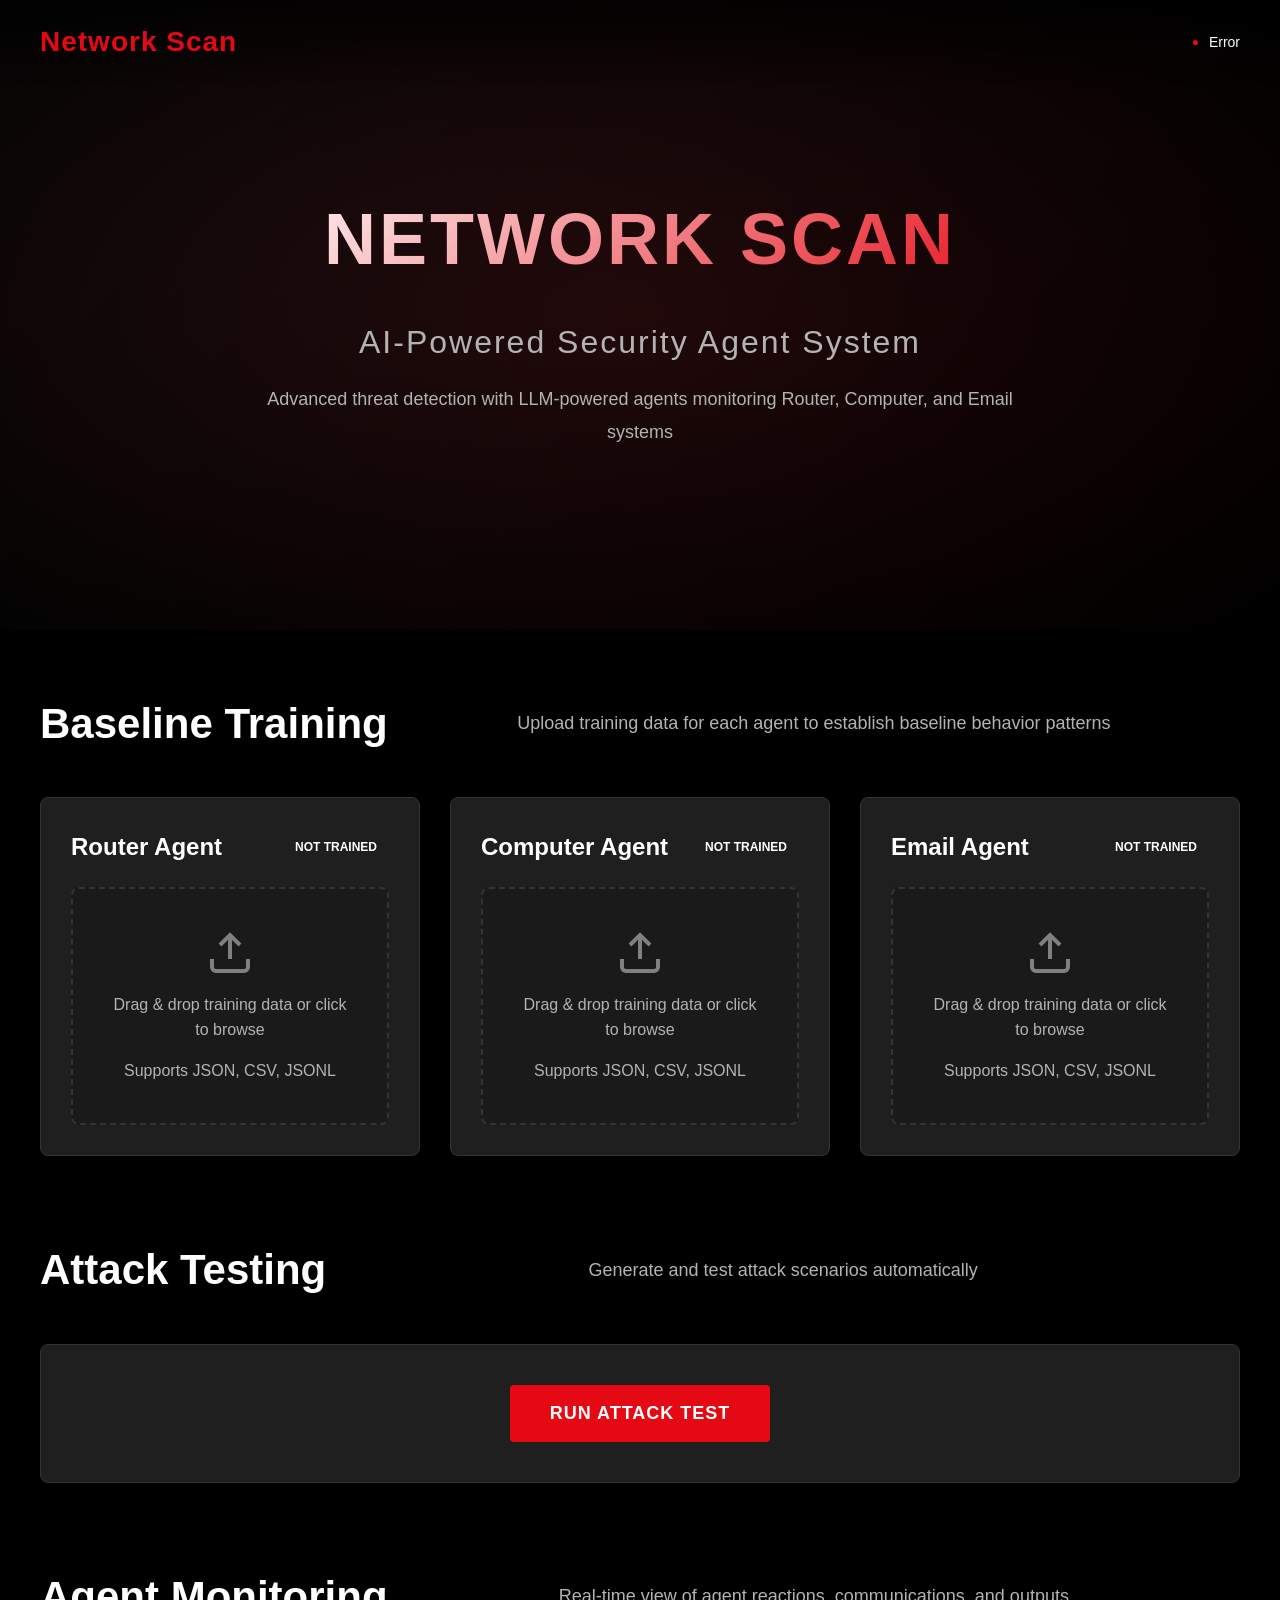
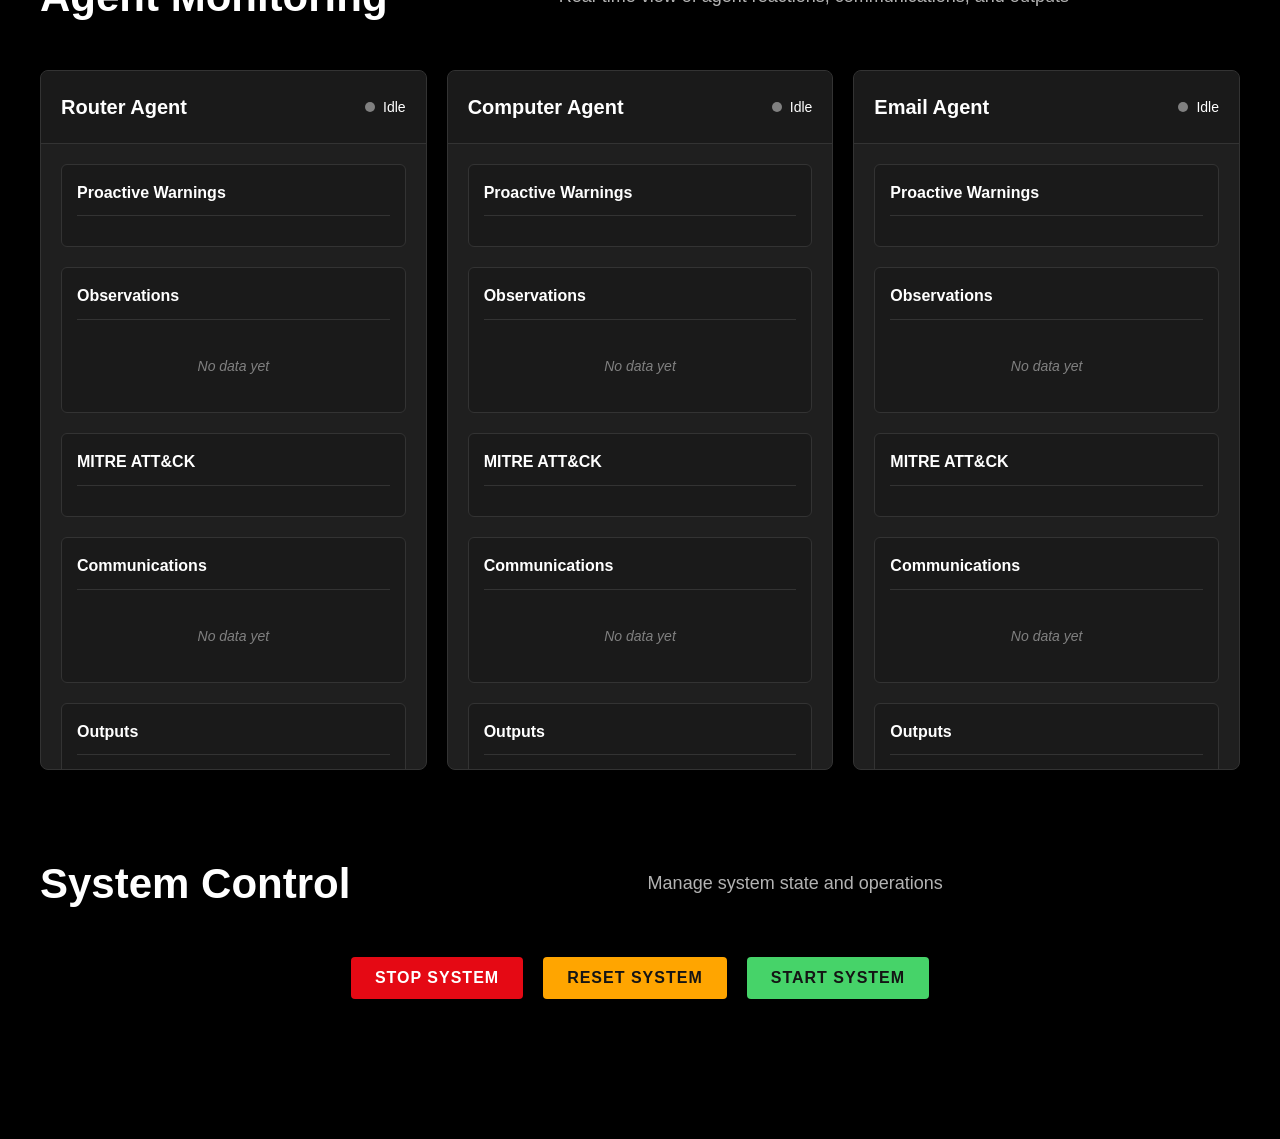
<file: frontend/index.html>
<!DOCTYPE html>
<html lang="en">
<head>
    <meta charset="UTF-8">
    <meta name="viewport" content="width=device-width, initial-scale=1.0">
    <title>Network Scan - AI-Powered Security Agent System</title>
    <link rel="stylesheet" href="styles/main.css">
    <link rel="stylesheet" href="styles/components.css">
    <link rel="stylesheet" href="styles/agent-windows.css">
</head>
<body>
    <!-- Navigation Bar -->
    <nav class="navbar">
        <div class="nav-container">
            <div class="nav-logo">
                <h1>Network Scan</h1>
            </div>
            <div class="nav-status">
                <span class="status-indicator" id="systemStatus">●</span>
                <span id="systemStatusText">Ready</span>
            </div>
        </div>
    </nav>

    <!-- Hero Section -->
    <section class="hero-section">
        <div class="hero-overlay"></div>
        <div class="hero-content">
            <h1 class="hero-title">Network Scan</h1>
            <p class="hero-subtitle">AI-Powered Security Agent System</p>
            <p class="hero-description">Advanced threat detection with LLM-powered agents monitoring Router, Computer, and Email systems</p>
        </div>
    </section>

    <!-- Main Content -->
    <main class="main-content">
        <!-- Baseline Training Section -->
        <section class="section training-section" id="trainingSection">
            <div class="section-header">
                <h2>Baseline Training</h2>
                <p>Upload training data for each agent to establish baseline behavior patterns</p>
            </div>
            <div class="training-grid">
                <!-- Router Agent Training -->
                <div class="training-card" data-agent="router">
                    <div class="card-header">
                        <h3>Router Agent</h3>
                        <span class="status-badge" id="routerStatus">Not Trained</span>
                    </div>
                    <div class="upload-area" id="routerUpload">
                        <input type="file" id="routerFile" accept=".json,.csv,.jsonl" style="display: none;">
                        <div class="upload-content">
                            <svg class="upload-icon" viewBox="0 0 24 24" fill="none" stroke="currentColor">
                                <path d="M21 15v4a2 2 0 0 1-2 2H5a2 2 0 0 1-2-2v-4"></path>
                                <polyline points="17 8 12 3 7 8"></polyline>
                                <line x1="12" y1="3" x2="12" y2="15"></line>
                            </svg>
                            <p>Drag & drop training data or click to browse</p>
                            <p class="upload-hint">Supports JSON, CSV, JSONL</p>
                        </div>
                    </div>
                    <div class="training-progress" id="routerProgress" style="display: none;">
                        <div class="progress-bar">
                            <div class="progress-fill" id="routerProgressFill"></div>
                        </div>
                        <p class="progress-text" id="routerProgressText">Training...</p>
                    </div>
                    <div class="training-stats" id="routerStats" style="display: none;">
                        <div class="stat-item">
                            <span class="stat-label">Records:</span>
                            <span class="stat-value" id="routerRecords">0</span>
                        </div>
                        <div class="stat-item">
                            <span class="stat-label">Status:</span>
                            <span class="stat-value" id="routerBaselineStatus">-</span>
                        </div>
                    </div>
                    <div class="training-metrics" id="routerMetrics" style="display: none;">
                        <button class="metrics-toggle" onclick="trainingManager.toggleMetrics('router')">
                            <span>View Detailed Metrics</span>
                            <span class="toggle-icon">▼</span>
                        </button>
                        <div class="metrics-content" id="routerMetricsContent" style="display: none;">
                            <div class="key-metrics">
                                <h4>Key Metrics</h4>
                                <div class="metrics-grid">
                                    <div class="metric-card">
                                        <span class="metric-label">Records Processed:</span>
                                        <span class="metric-value" id="routerRecordsProcessed">0</span>
                                    </div>
                                    <div class="metric-card">
                                        <span class="metric-label">Records Valid:</span>
                                        <span class="metric-value" id="routerRecordsValid">0</span>
                                    </div>
                                    <div class="metric-card">
                                        <span class="metric-label">Records Invalid:</span>
                                        <span class="metric-value" id="routerRecordsInvalid">0</span>
                                    </div>
                                    <div class="metric-card">
                                        <span class="metric-label">Baseline Ready:</span>
                                        <span class="metric-value" id="routerBaselineReady">No</span>
                                    </div>
                                    <div class="metric-card">
                                        <span class="metric-label">Training Mode:</span>
                                        <span class="metric-value" id="routerTrainingMode">-</span>
                                    </div>
                                </div>
                            </div>
                            <div class="baseline-metrics">
                                <h4>Baseline Metrics</h4>
                                <div class="baseline-section">
                                    <h5>Numeric Baselines</h5>
                                    <div class="baseline-list" id="routerNumericBaselines"></div>
                                </div>
                                <div class="baseline-section">
                                    <h5>Pattern Baselines</h5>
                                    <div class="baseline-list" id="routerPatternBaselines"></div>
                                </div>
                            </div>
                        </div>
                    </div>
                </div>

                <!-- Computer Agent Training -->
                <div class="training-card" data-agent="computer">
                    <div class="card-header">
                        <h3>Computer Agent</h3>
                        <span class="status-badge" id="computerStatus">Not Trained</span>
                    </div>
                    <div class="upload-area" id="computerUpload">
                        <input type="file" id="computerFile" accept=".json,.csv,.jsonl" style="display: none;">
                        <div class="upload-content">
                            <svg class="upload-icon" viewBox="0 0 24 24" fill="none" stroke="currentColor">
                                <path d="M21 15v4a2 2 0 0 1-2 2H5a2 2 0 0 1-2-2v-4"></path>
                                <polyline points="17 8 12 3 7 8"></polyline>
                                <line x1="12" y1="3" x2="12" y2="15"></line>
                            </svg>
                            <p>Drag & drop training data or click to browse</p>
                            <p class="upload-hint">Supports JSON, CSV, JSONL</p>
                        </div>
                    </div>
                    <div class="training-progress" id="computerProgress" style="display: none;">
                        <div class="progress-bar">
                            <div class="progress-fill" id="computerProgressFill"></div>
                        </div>
                        <p class="progress-text" id="computerProgressText">Training...</p>
                    </div>
                    <div class="training-stats" id="computerStats" style="display: none;">
                        <div class="stat-item">
                            <span class="stat-label">Records:</span>
                            <span class="stat-value" id="computerRecords">0</span>
                        </div>
                        <div class="stat-item">
                            <span class="stat-label">Status:</span>
                            <span class="stat-value" id="computerBaselineStatus">-</span>
                        </div>
                    </div>
                    <div class="training-metrics" id="computerMetrics" style="display: none;">
                        <button class="metrics-toggle" onclick="trainingManager.toggleMetrics('computer')">
                            <span>View Detailed Metrics</span>
                            <span class="toggle-icon">▼</span>
                        </button>
                        <div class="metrics-content" id="computerMetricsContent" style="display: none;">
                            <div class="key-metrics">
                                <h4>Key Metrics</h4>
                                <div class="metrics-grid">
                                    <div class="metric-card">
                                        <span class="metric-label">Records Processed:</span>
                                        <span class="metric-value" id="computerRecordsProcessed">0</span>
                                    </div>
                                    <div class="metric-card">
                                        <span class="metric-label">Records Valid:</span>
                                        <span class="metric-value" id="computerRecordsValid">0</span>
                                    </div>
                                    <div class="metric-card">
                                        <span class="metric-label">Records Invalid:</span>
                                        <span class="metric-value" id="computerRecordsInvalid">0</span>
                                    </div>
                                    <div class="metric-card">
                                        <span class="metric-label">Baseline Ready:</span>
                                        <span class="metric-value" id="computerBaselineReady">No</span>
                                    </div>
                                    <div class="metric-card">
                                        <span class="metric-label">Training Mode:</span>
                                        <span class="metric-value" id="computerTrainingMode">-</span>
                                    </div>
                                </div>
                            </div>
                            <div class="baseline-metrics">
                                <h4>Baseline Metrics</h4>
                                <div class="baseline-section">
                                    <h5>Numeric Baselines</h5>
                                    <div class="baseline-list" id="computerNumericBaselines"></div>
                                </div>
                                <div class="baseline-section">
                                    <h5>Pattern Baselines</h5>
                                    <div class="baseline-list" id="computerPatternBaselines"></div>
                                </div>
                            </div>
                        </div>
                    </div>
                </div>

                <!-- Email Agent Training -->
                <div class="training-card" data-agent="email">
                    <div class="card-header">
                        <h3>Email Agent</h3>
                        <span class="status-badge" id="emailStatus">Not Trained</span>
                    </div>
                    <div class="upload-area" id="emailUpload">
                        <input type="file" id="emailFile" accept=".json,.csv,.jsonl" style="display: none;">
                        <div class="upload-content">
                            <svg class="upload-icon" viewBox="0 0 24 24" fill="none" stroke="currentColor">
                                <path d="M21 15v4a2 2 0 0 1-2 2H5a2 2 0 0 1-2-2v-4"></path>
                                <polyline points="17 8 12 3 7 8"></polyline>
                                <line x1="12" y1="3" x2="12" y2="15"></line>
                            </svg>
                            <p>Drag & drop training data or click to browse</p>
                            <p class="upload-hint">Supports JSON, CSV, JSONL</p>
                        </div>
                    </div>
                    <div class="training-progress" id="emailProgress" style="display: none;">
                        <div class="progress-bar">
                            <div class="progress-fill" id="emailProgressFill"></div>
                        </div>
                        <p class="progress-text" id="emailProgressText">Training...</p>
                    </div>
                    <div class="training-stats" id="emailStats" style="display: none;">
                        <div class="stat-item">
                            <span class="stat-label">Records:</span>
                            <span class="stat-value" id="emailRecords">0</span>
                        </div>
                        <div class="stat-item">
                            <span class="stat-label">Status:</span>
                            <span class="stat-value" id="emailBaselineStatus">-</span>
                        </div>
                    </div>
                    <div class="training-metrics" id="emailMetrics" style="display: none;">
                        <button class="metrics-toggle" onclick="trainingManager.toggleMetrics('email')">
                            <span>View Detailed Metrics</span>
                            <span class="toggle-icon">▼</span>
                        </button>
                        <div class="metrics-content" id="emailMetricsContent" style="display: none;">
                            <div class="key-metrics">
                                <h4>Key Metrics</h4>
                                <div class="metrics-grid">
                                    <div class="metric-card">
                                        <span class="metric-label">Records Processed:</span>
                                        <span class="metric-value" id="emailRecordsProcessed">0</span>
                                    </div>
                                    <div class="metric-card">
                                        <span class="metric-label">Records Valid:</span>
                                        <span class="metric-value" id="emailRecordsValid">0</span>
                                    </div>
                                    <div class="metric-card">
                                        <span class="metric-label">Records Invalid:</span>
                                        <span class="metric-value" id="emailRecordsInvalid">0</span>
                                    </div>
                                    <div class="metric-card">
                                        <span class="metric-label">Baseline Ready:</span>
                                        <span class="metric-value" id="emailBaselineReady">No</span>
                                    </div>
                                    <div class="metric-card">
                                        <span class="metric-label">Training Mode:</span>
                                        <span class="metric-value" id="emailTrainingMode">-</span>
                                    </div>
                                </div>
                            </div>
                            <div class="baseline-metrics">
                                <h4>Baseline Metrics</h4>
                                <div class="baseline-section">
                                    <h5>Numeric Baselines</h5>
                                    <div class="baseline-list" id="emailNumericBaselines"></div>
                                </div>
                                <div class="baseline-section">
                                    <h5>Pattern Baselines</h5>
                                    <div class="baseline-list" id="emailPatternBaselines"></div>
                                </div>
                            </div>
                        </div>
                    </div>
                </div>
            </div>
        </section>

        <!-- Attack Testing Section -->
        <section class="section test-section" id="testSection">
            <div class="section-header">
                <h2>Attack Testing</h2>
                <p>Generate and test attack scenarios automatically</p>
            </div>
            <div class="test-container">
                <button class="btn btn-primary btn-large" id="runAttackTestBtn">
                    <span>Run Attack Test</span>
                </button>
                <div class="attack-info" id="attackInfo" style="display: none;">
                    <div class="attack-info-card">
                        <h4>Generated Attack</h4>
                        <div class="attack-details">
                            <div class="detail-item">
                                <span class="detail-label">Target Agent:</span>
                                <span class="detail-value" id="attackAgentType">-</span>
                            </div>
                            <div class="detail-item">
                                <span class="detail-label">Attack Type:</span>
                                <span class="detail-value" id="attackType">-</span>
                            </div>
                            <div class="detail-item">
                                <span class="detail-label">Description:</span>
                                <span class="detail-value" id="attackDescription">-</span>
                            </div>
                            <div class="detail-item" id="techniqueItem" style="display: none;">
                                <span class="detail-label">MITRE Technique:</span>
                                <span class="detail-value" id="attackTechnique">-</span>
                            </div>
                        </div>
                    </div>
                </div>
            </div>
        </section>

        <!-- Agent Monitoring Section -->
        <section class="section monitoring-section" id="monitoringSection">
            <div class="section-header">
                <h2>Agent Monitoring</h2>
                <p>Real-time view of agent reactions, communications, and outputs</p>
            </div>
            <div class="agent-windows-container">
                <!-- Router Agent Window -->
                <div class="agent-window" data-agent="router">
                    <div class="window-header">
                        <h3>Router Agent</h3>
                        <div class="agent-status">
                            <span class="status-dot" id="routerAgentStatus"></span>
                            <span id="routerAgentStatusText">Idle</span>
                        </div>
                    </div>
                    <div class="window-content">
                        <div class="warnings-panel">
                            <h4>Proactive Warnings</h4>
                            <div class="warnings-feed" id="routerWarnings"></div>
                        </div>
                        <div class="observations-panel">
                            <h4>Observations</h4>
                            <div class="observations-feed" id="routerObservations"></div>
                        </div>
                        <div class="mitre-panel">
                            <h4>MITRE ATT&CK</h4>
                            <div class="mitre-content" id="routerMitre"></div>
                        </div>
                        <div class="communications-panel">
                            <h4>Communications</h4>
                            <div class="communications-feed" id="routerCommunications"></div>
                        </div>
                        <div class="output-panel">
                            <h4>Outputs</h4>
                            <div class="output-feed" id="routerOutputs"></div>
                        </div>
                        <div class="metrics-panel">
                            <h4>Metrics</h4>
                            <div class="metrics-grid">
                                <div class="metric-item">
                                    <span class="metric-label">Anomaly Score:</span>
                                    <span class="metric-value" id="routerAnomalyScore">0.00</span>
                                </div>
                                <div class="metric-item">
                                    <span class="metric-label">Confidence:</span>
                                    <span class="metric-value" id="routerConfidence">0.00</span>
                                </div>
                                <div class="metric-item">
                                    <span class="metric-label">Observations:</span>
                                    <span class="metric-value" id="routerObservationCount">0</span>
                                </div>
                            </div>
                        </div>
                    </div>
                </div>

                <!-- Computer Agent Window -->
                <div class="agent-window" data-agent="computer">
                    <div class="window-header">
                        <h3>Computer Agent</h3>
                        <div class="agent-status">
                            <span class="status-dot" id="computerAgentStatus"></span>
                            <span id="computerAgentStatusText">Idle</span>
                        </div>
                    </div>
                    <div class="window-content">
                        <div class="warnings-panel">
                            <h4>Proactive Warnings</h4>
                            <div class="warnings-feed" id="computerWarnings"></div>
                        </div>
                        <div class="observations-panel">
                            <h4>Observations</h4>
                            <div class="observations-feed" id="computerObservations"></div>
                        </div>
                        <div class="mitre-panel">
                            <h4>MITRE ATT&CK</h4>
                            <div class="mitre-content" id="computerMitre"></div>
                        </div>
                        <div class="communications-panel">
                            <h4>Communications</h4>
                            <div class="communications-feed" id="computerCommunications"></div>
                        </div>
                        <div class="output-panel">
                            <h4>Outputs</h4>
                            <div class="output-feed" id="computerOutputs"></div>
                        </div>
                        <div class="metrics-panel">
                            <h4>Metrics</h4>
                            <div class="metrics-grid">
                                <div class="metric-item">
                                    <span class="metric-label">Anomaly Score:</span>
                                    <span class="metric-value" id="computerAnomalyScore">0.00</span>
                                </div>
                                <div class="metric-item">
                                    <span class="metric-label">Confidence:</span>
                                    <span class="metric-value" id="computerConfidence">0.00</span>
                                </div>
                                <div class="metric-item">
                                    <span class="metric-label">Observations:</span>
                                    <span class="metric-value" id="computerObservationCount">0</span>
                                </div>
                            </div>
                        </div>
                    </div>
                </div>

                <!-- Email Agent Window -->
                <div class="agent-window" data-agent="email">
                    <div class="window-header">
                        <h3>Email Agent</h3>
                        <div class="agent-status">
                            <span class="status-dot" id="emailAgentStatus"></span>
                            <span id="emailAgentStatusText">Idle</span>
                        </div>
                    </div>
                    <div class="window-content">
                        <div class="warnings-panel">
                            <h4>Proactive Warnings</h4>
                            <div class="warnings-feed" id="emailWarnings"></div>
                        </div>
                        <div class="observations-panel">
                            <h4>Observations</h4>
                            <div class="observations-feed" id="emailObservations"></div>
                        </div>
                        <div class="mitre-panel">
                            <h4>MITRE ATT&CK</h4>
                            <div class="mitre-content" id="emailMitre"></div>
                        </div>
                        <div class="communications-panel">
                            <h4>Communications</h4>
                            <div class="communications-feed" id="emailCommunications"></div>
                        </div>
                        <div class="output-panel">
                            <h4>Outputs</h4>
                            <div class="output-feed" id="emailOutputs"></div>
                        </div>
                        <div class="metrics-panel">
                            <h4>Metrics</h4>
                            <div class="metrics-grid">
                                <div class="metric-item">
                                    <span class="metric-label">Anomaly Score:</span>
                                    <span class="metric-value" id="emailAnomalyScore">0.00</span>
                                </div>
                                <div class="metric-item">
                                    <span class="metric-label">Confidence:</span>
                                    <span class="metric-value" id="emailConfidence">0.00</span>
                                </div>
                                <div class="metric-item">
                                    <span class="metric-label">Observations:</span>
                                    <span class="metric-value" id="emailObservationCount">0</span>
                                </div>
                            </div>
                        </div>
                    </div>
                </div>
            </div>
        </section>

        <!-- System Control Section -->
        <section class="section control-section">
            <div class="section-header">
                <h2>System Control</h2>
                <p>Manage system state and operations</p>
            </div>
            <div class="control-panel">
                <button class="btn btn-danger" id="stopSystemBtn">Stop System</button>
                <button class="btn btn-warning" id="resetSystemBtn">Reset System</button>
                <button class="btn btn-success" id="startSystemBtn">Start System</button>
            </div>
        </section>

        <!-- Results Section -->
        <section class="section results-section" id="resultsSection" style="display: none;">
            <div class="section-header">
                <h2>Test Results</h2>
                <button class="btn btn-secondary" id="closeResultsBtn">Close</button>
            </div>
            <div class="results-container">
                <div class="results-summary" id="resultsSummary"></div>
                <div class="results-details" id="resultsDetails"></div>
                <div class="results-actions">
                    <button class="btn btn-primary" id="exportResultsBtn">Export Results</button>
                    <button class="btn btn-secondary" id="generateReportBtn">Generate Report</button>
                </div>
            </div>
        </section>
    </main>

    <!-- Loading Overlay -->
    <div class="loading-overlay" id="loadingOverlay" style="display: none;">
        <div class="loading-spinner"></div>
        <p id="loadingText">Loading...</p>
    </div>

    <!-- Scripts -->
    <script src="https://cdn.socket.io/4.5.4/socket.io.min.js"></script>
    <script src="scripts/api.js"></script>
    <script src="scripts/websocket.js"></script>
    <script src="scripts/training.js"></script>
    <script src="scripts/test-manager.js"></script>
    <script src="scripts/agent-monitor.js"></script>
    <script src="scripts/results.js"></script>
    <script src="scripts/app.js"></script>
</body>
</html>
</file>
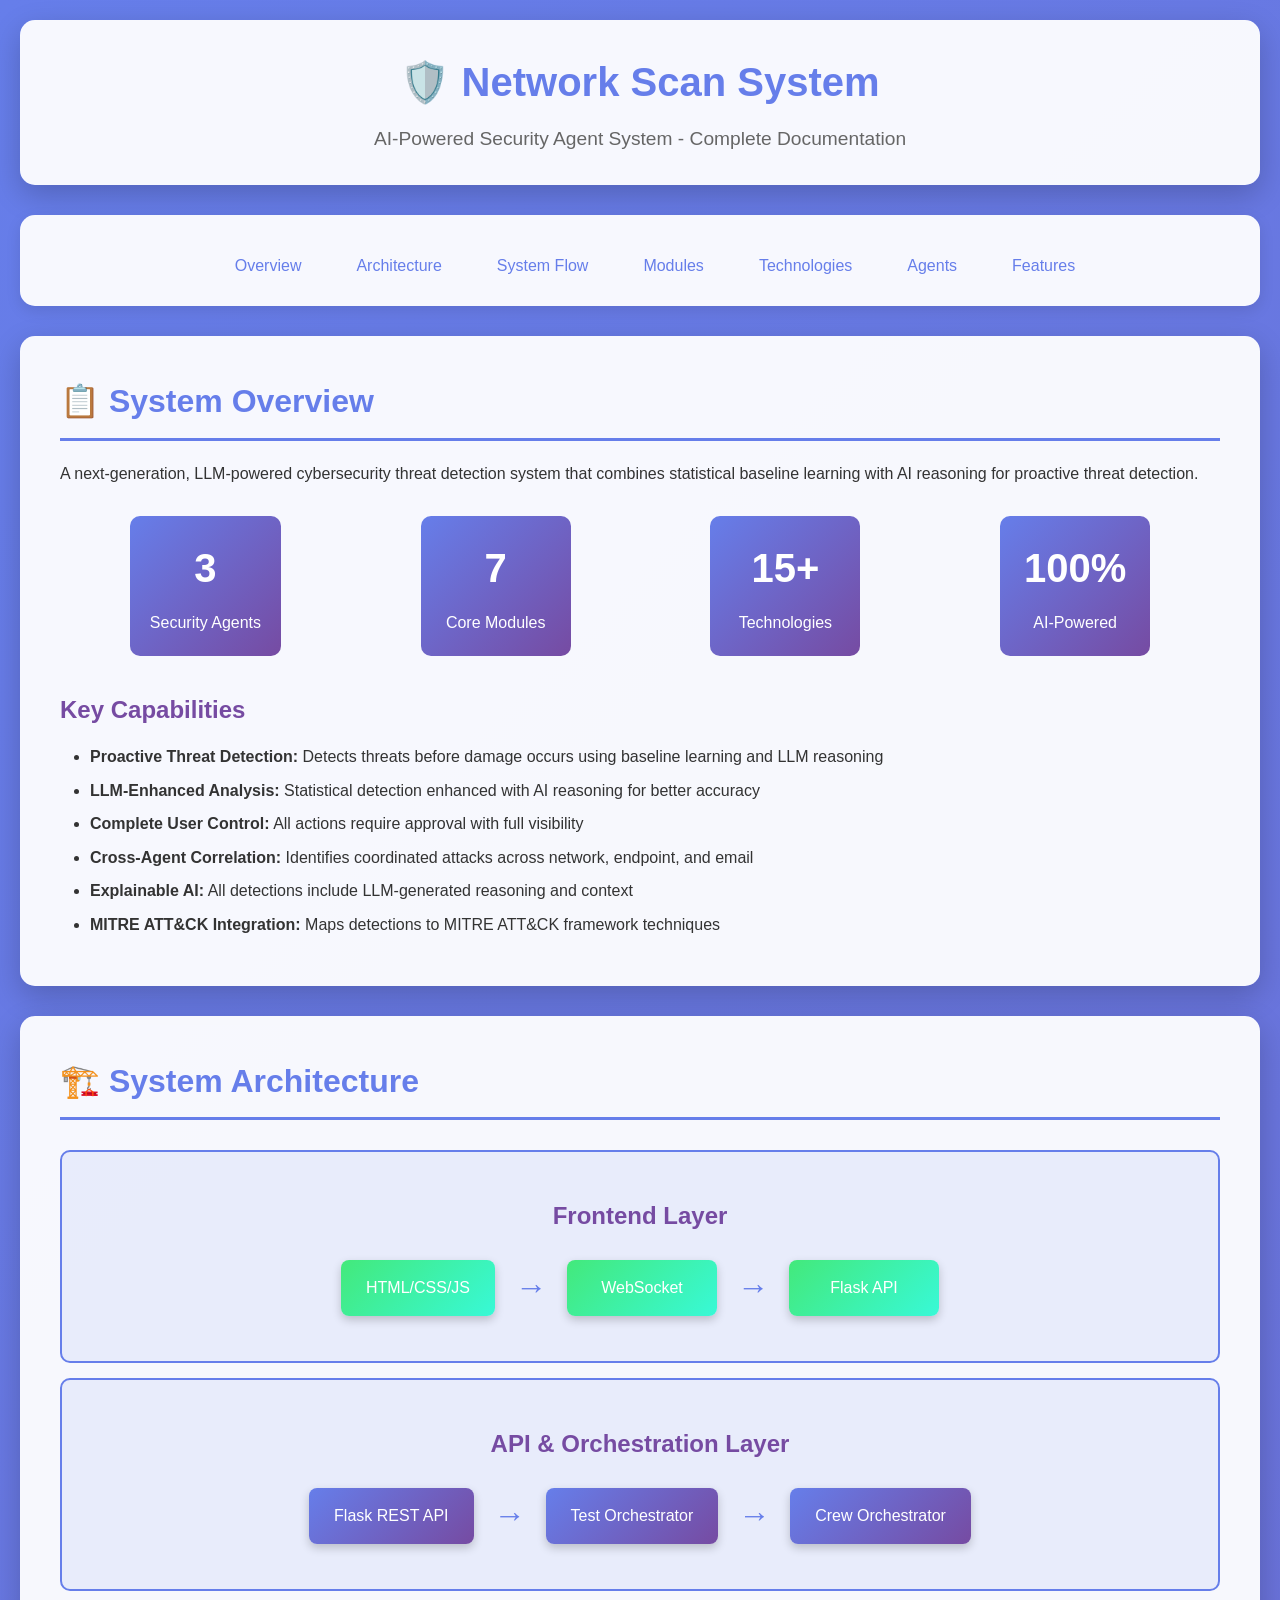
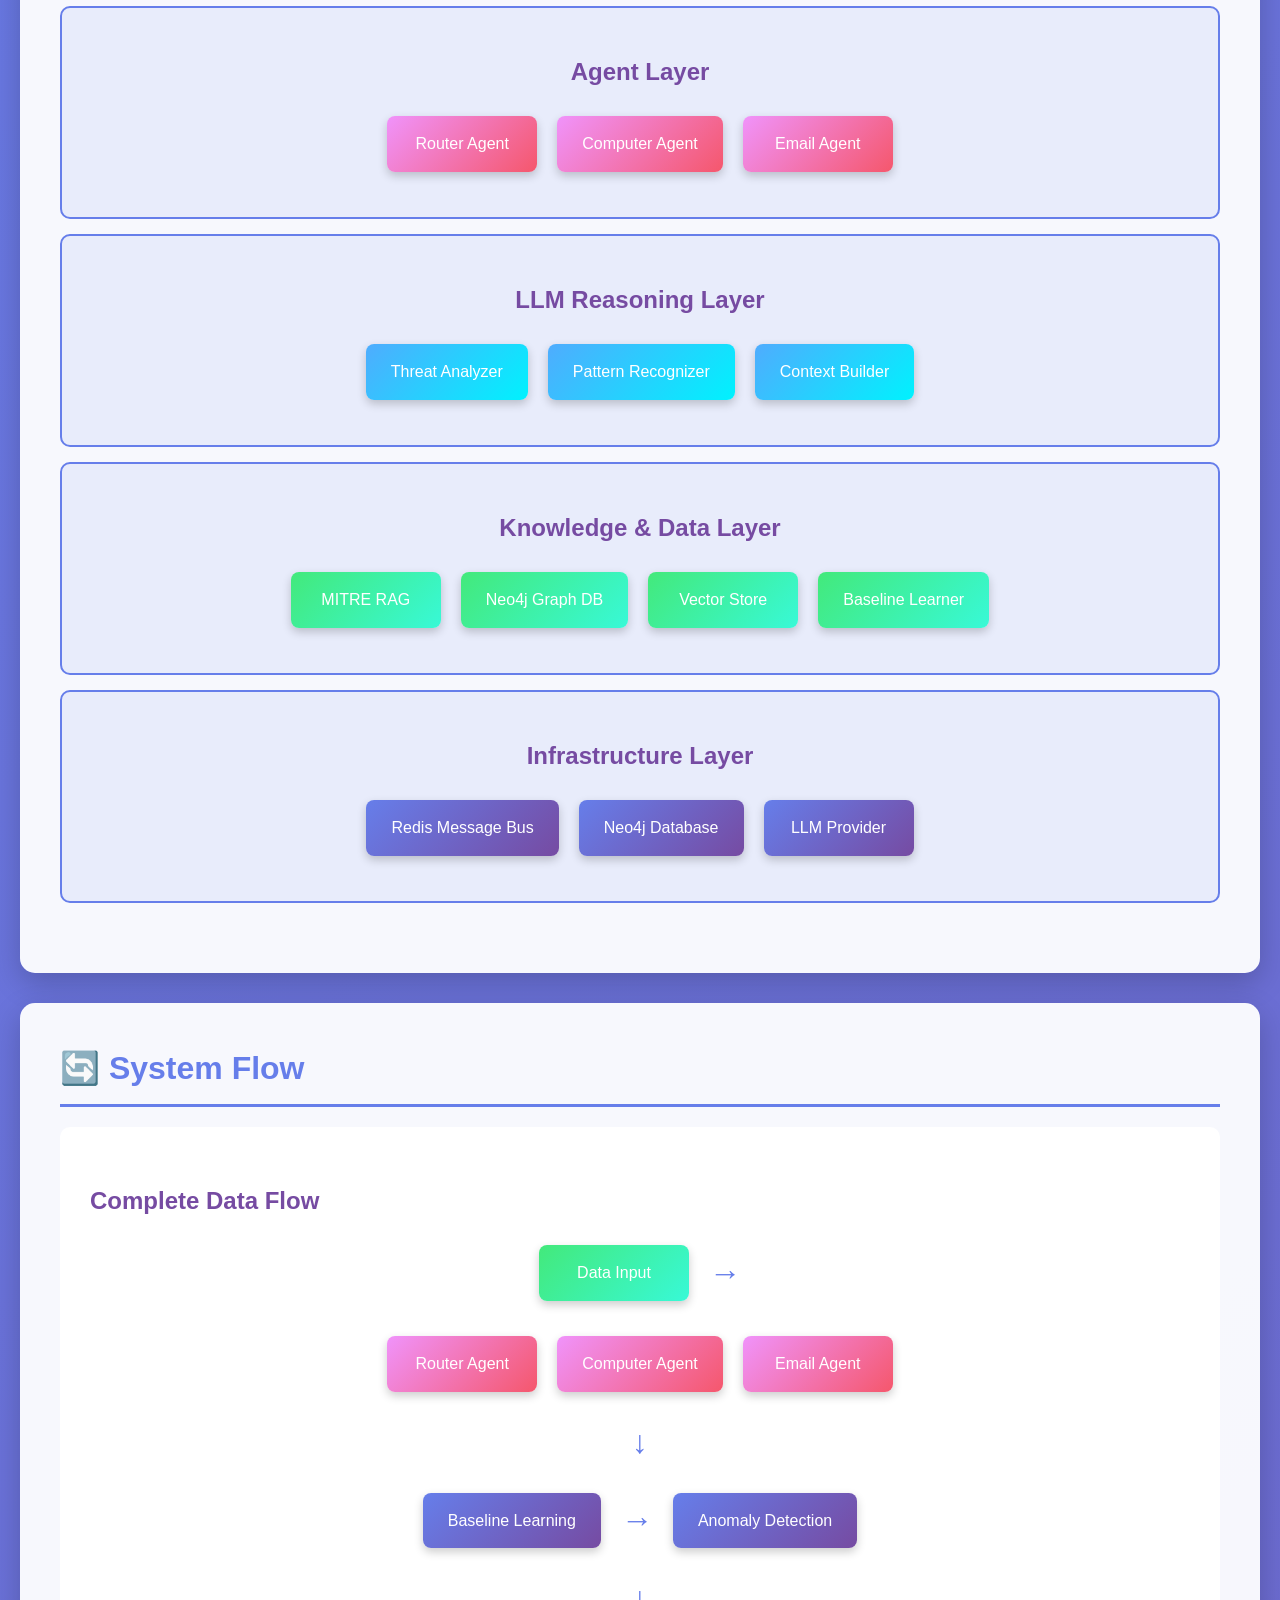
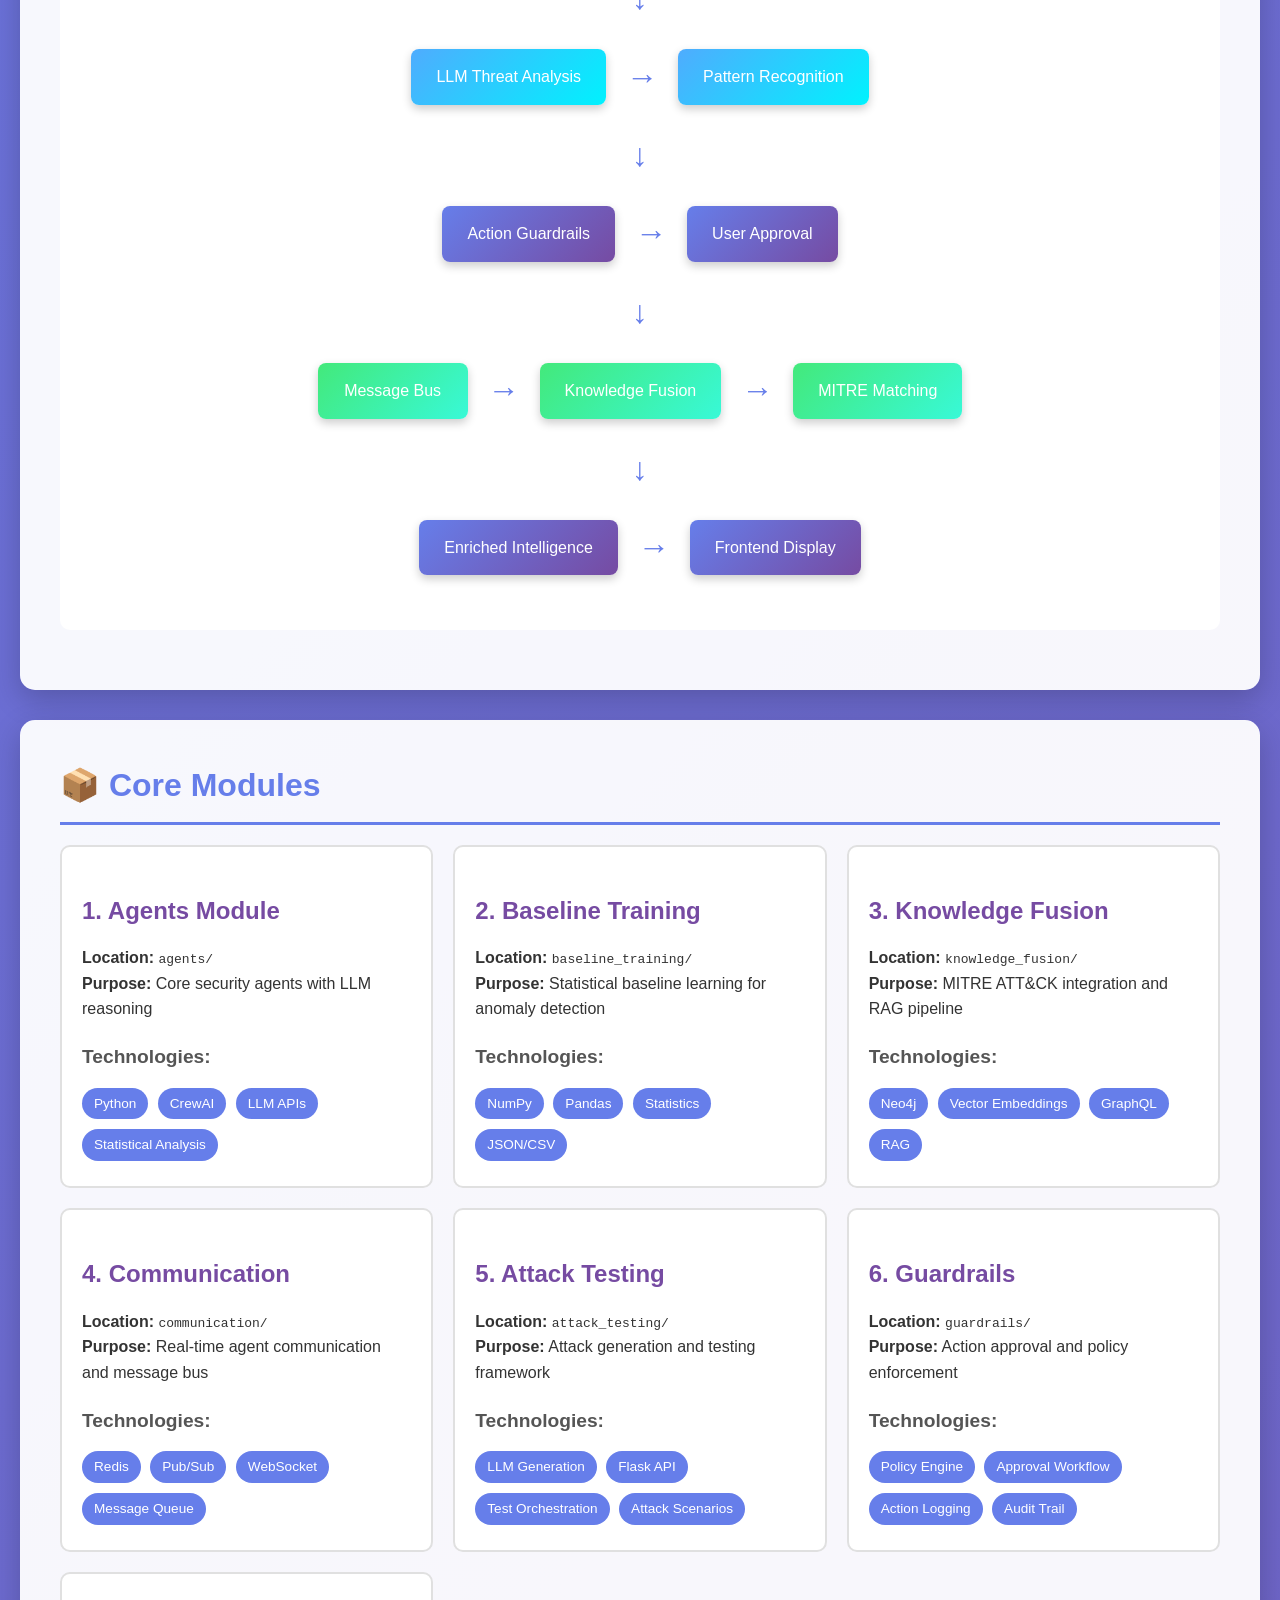
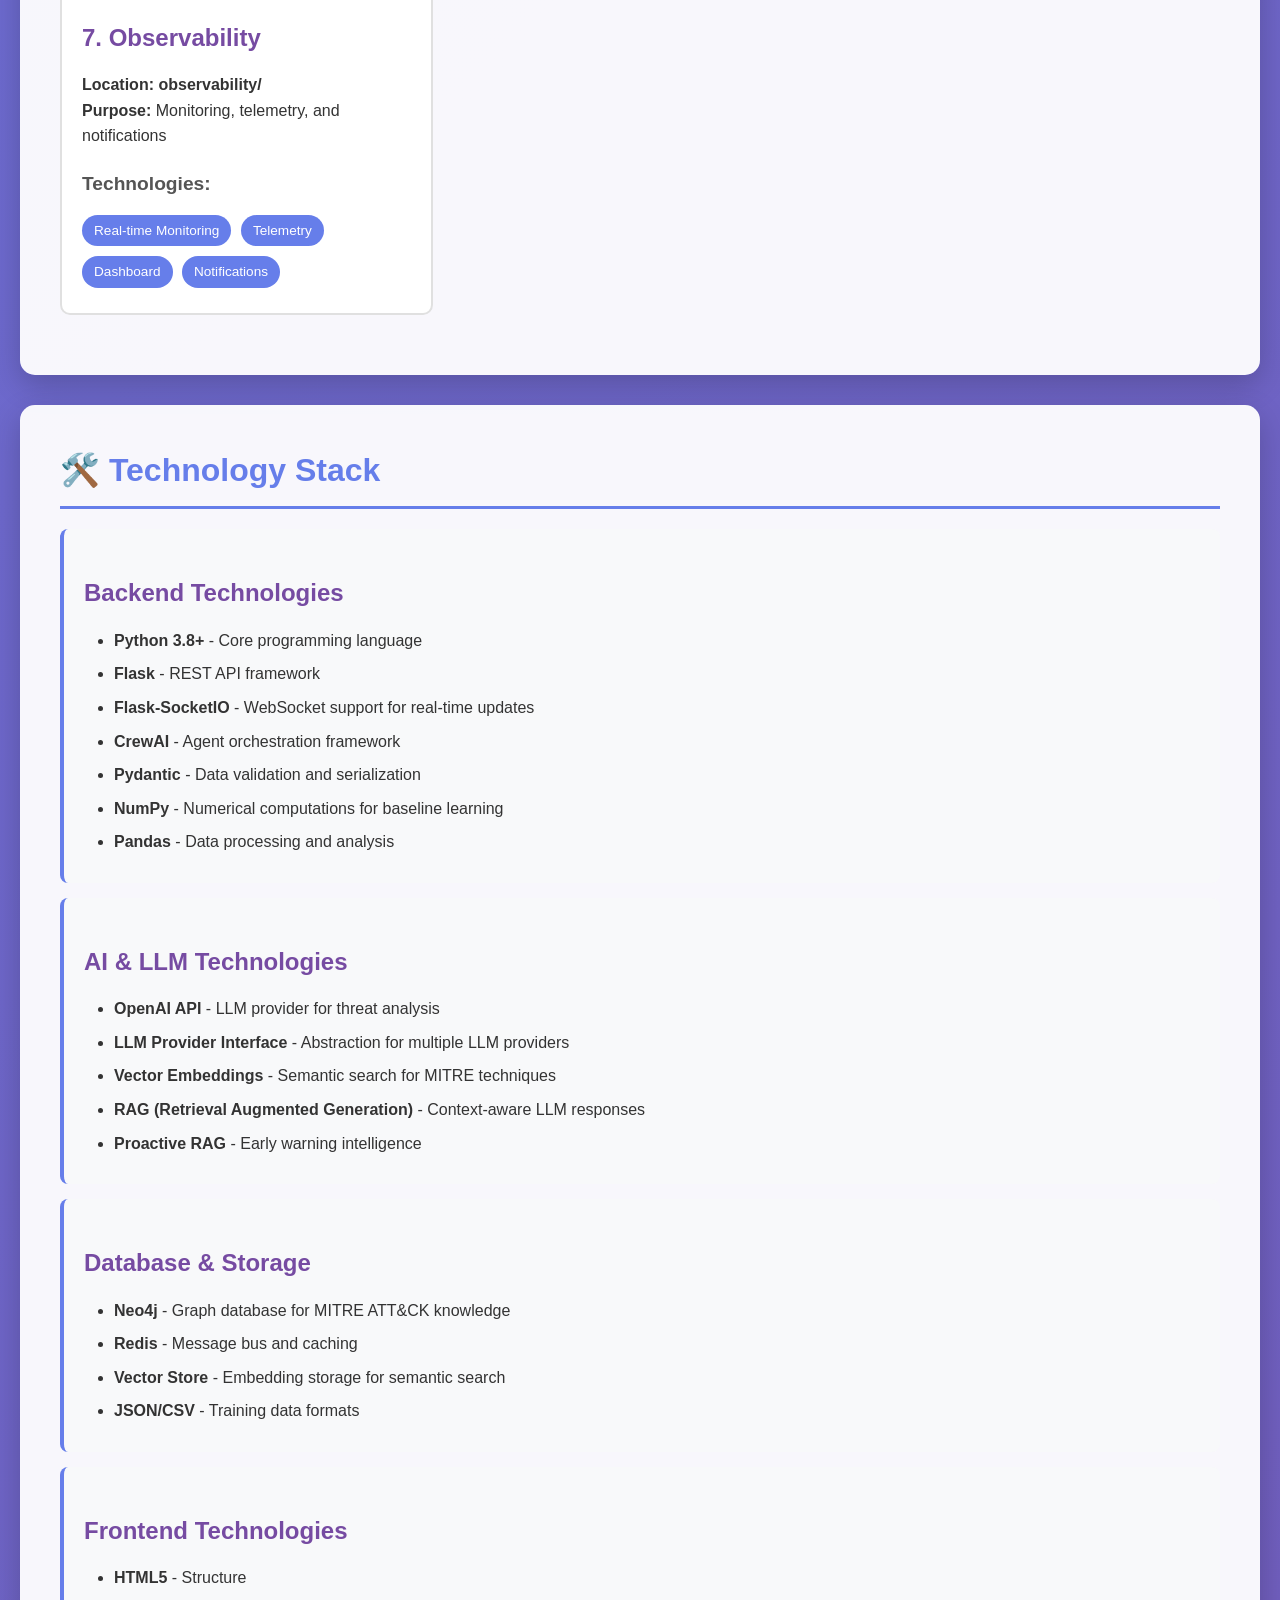
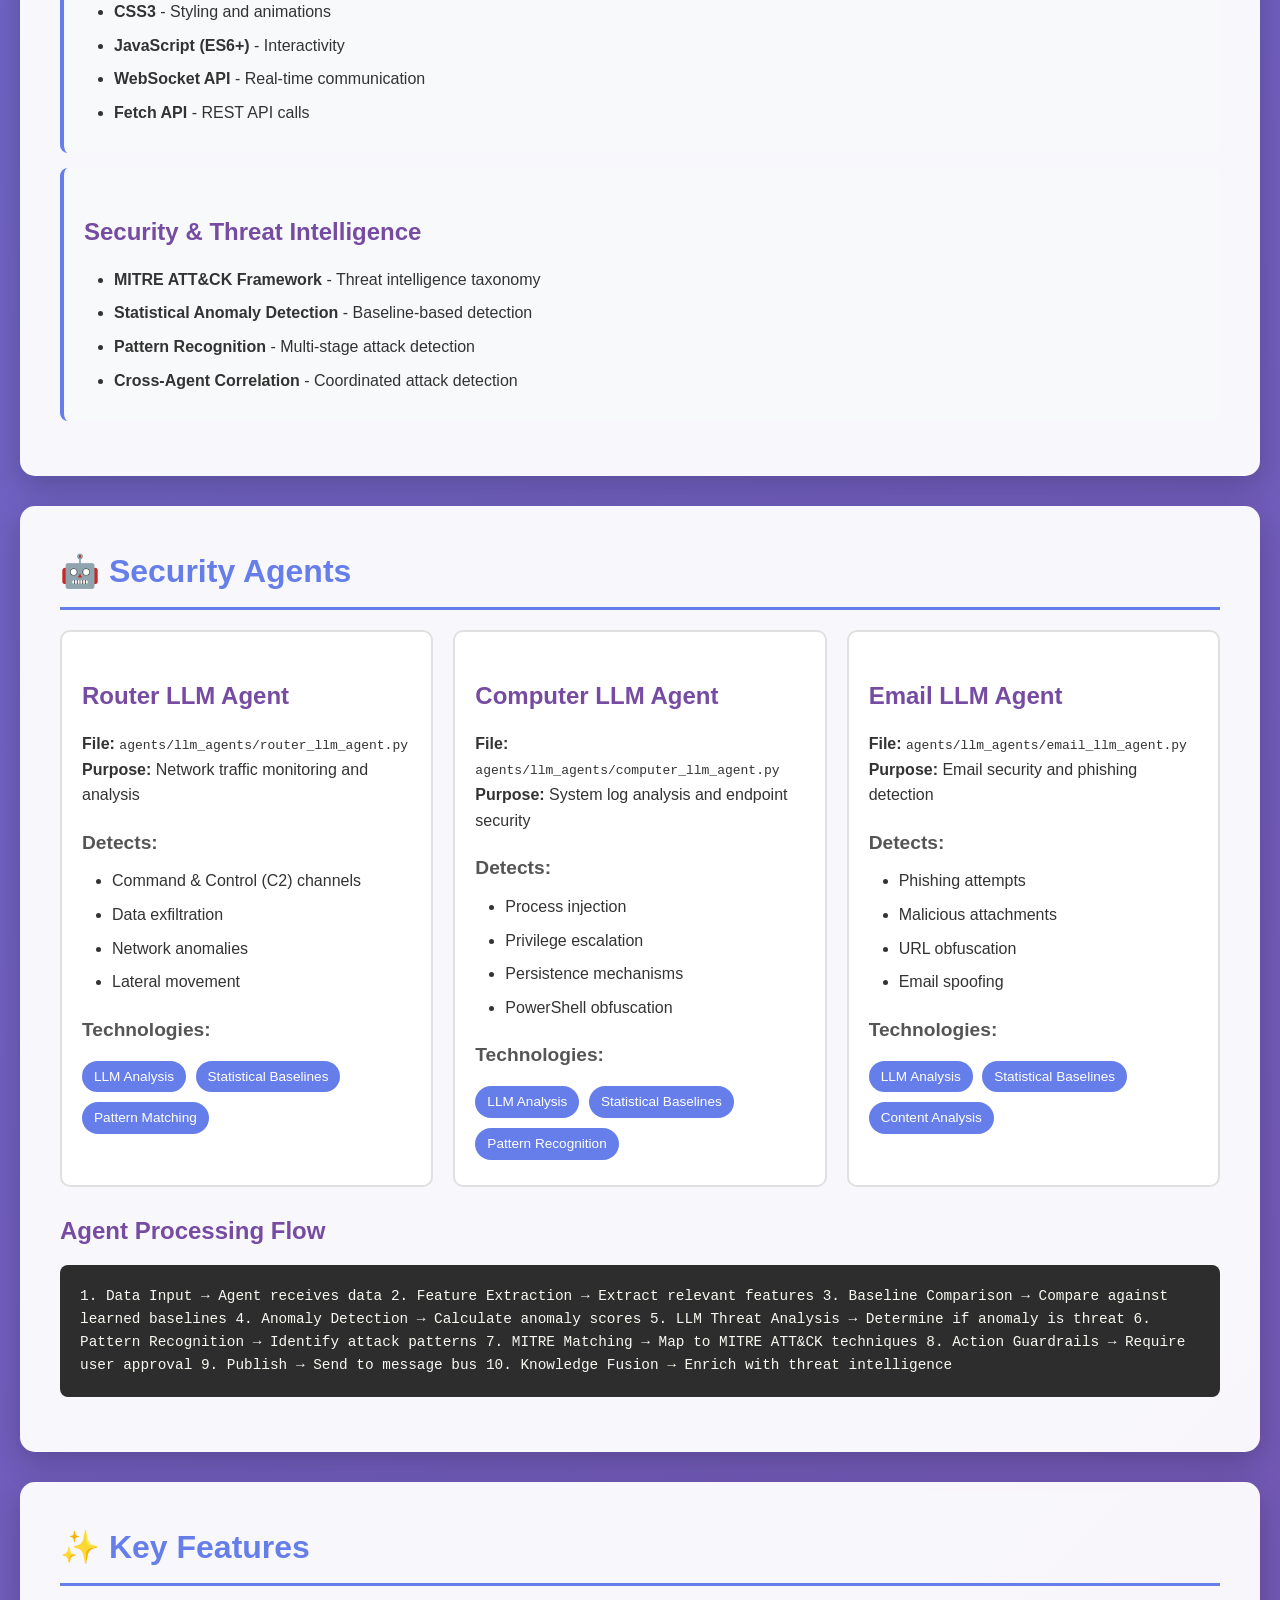
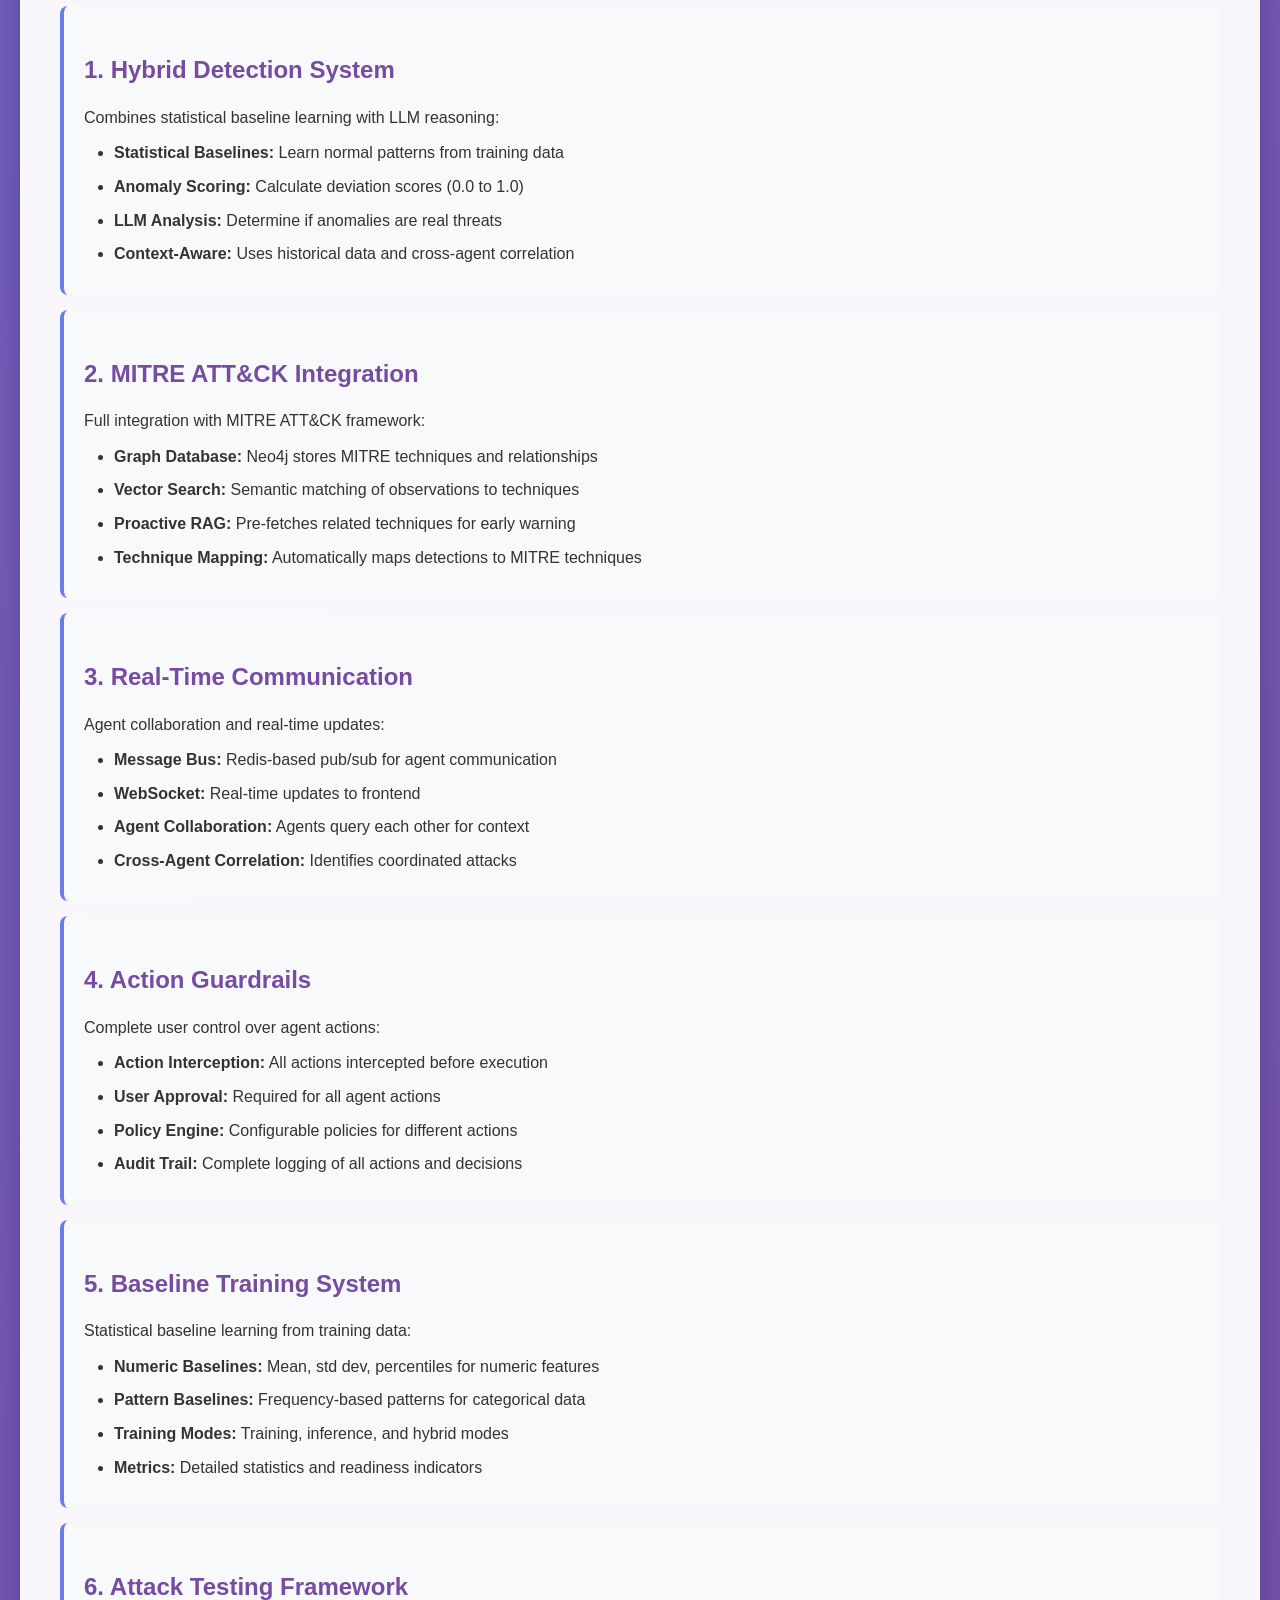
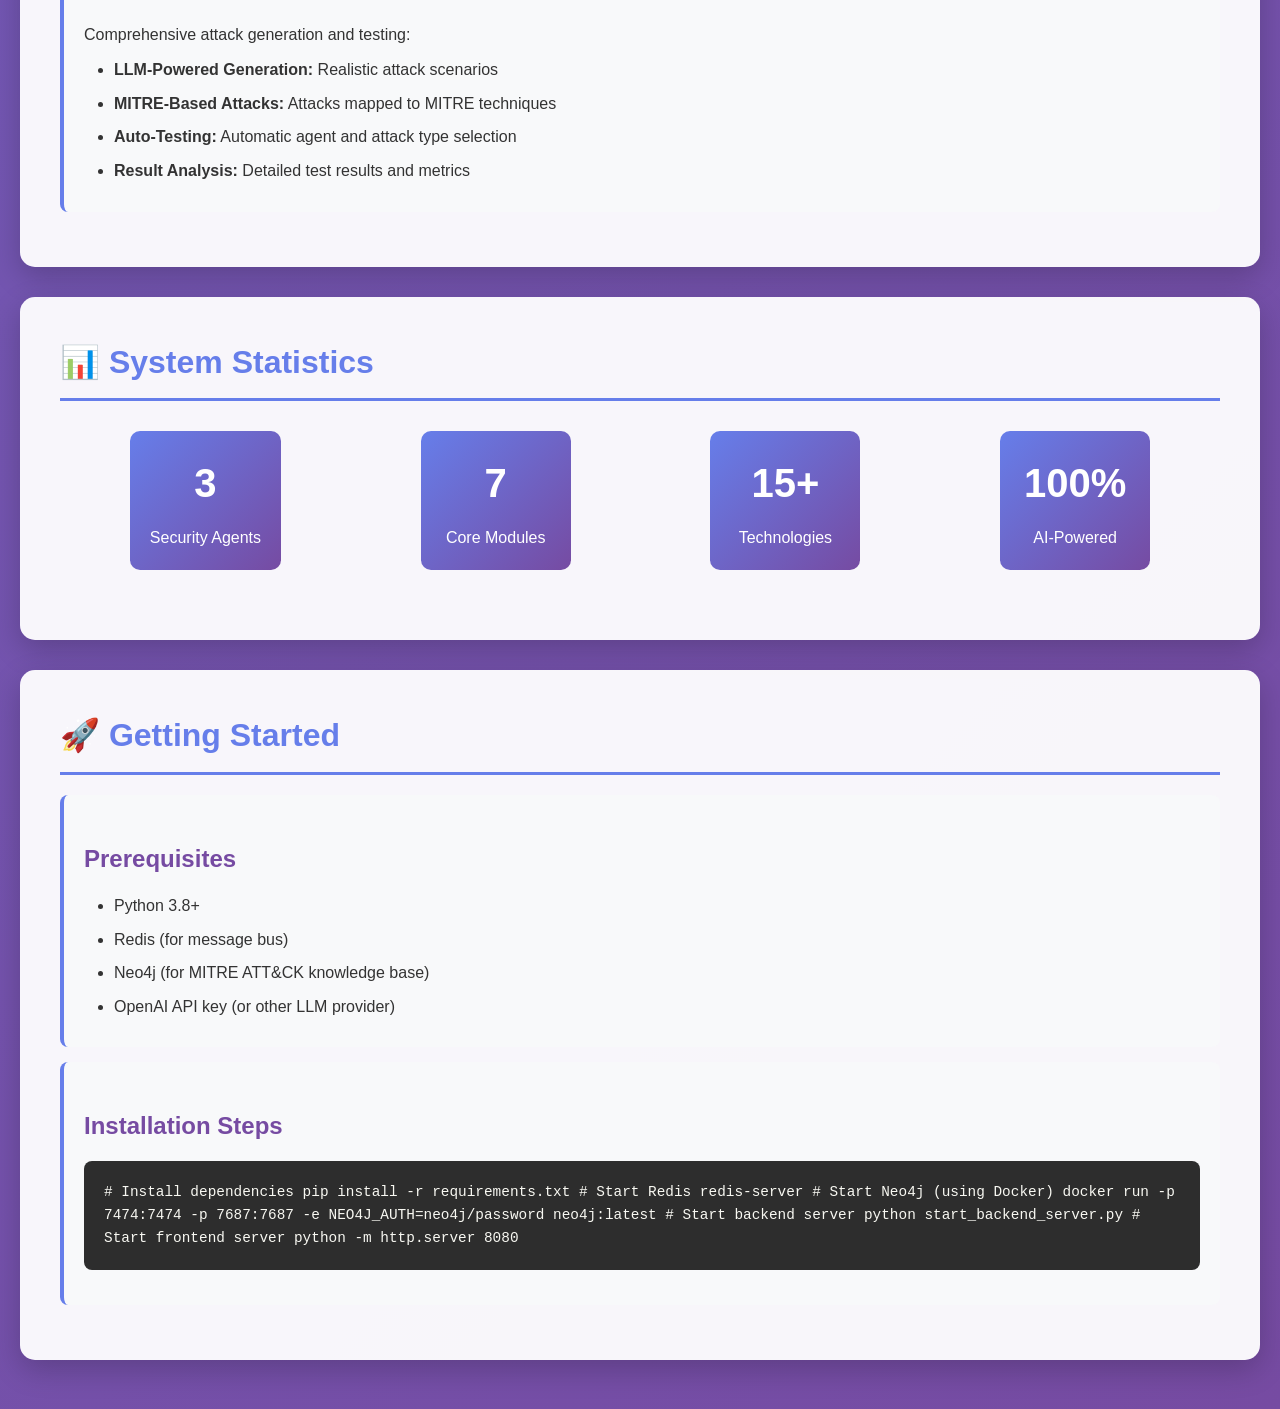
<file: system_documentation.html>
<!DOCTYPE html>
<html lang="en">
<head>
    <meta charset="UTF-8">
    <meta name="viewport" content="width=device-width, initial-scale=1.0">
    <title>Network Scan - System Documentation</title>
    <style>
        * {
            margin: 0;
            padding: 0;
            box-sizing: border-box;
        }

        body {
            font-family: 'Segoe UI', Tahoma, Geneva, Verdana, sans-serif;
            line-height: 1.6;
            color: #333;
            background: linear-gradient(135deg, #667eea 0%, #764ba2 100%);
            min-height: 100vh;
        }

        .container {
            max-width: 1400px;
            margin: 0 auto;
            padding: 20px;
        }

        header {
            background: rgba(255, 255, 255, 0.95);
            padding: 30px;
            border-radius: 15px;
            box-shadow: 0 10px 30px rgba(0,0,0,0.2);
            margin-bottom: 30px;
            text-align: center;
        }

        h1 {
            color: #667eea;
            font-size: 2.5em;
            margin-bottom: 10px;
        }

        .subtitle {
            color: #666;
            font-size: 1.2em;
        }

        nav {
            background: rgba(255, 255, 255, 0.95);
            padding: 20px;
            border-radius: 15px;
            box-shadow: 0 5px 15px rgba(0,0,0,0.1);
            margin-bottom: 30px;
            position: sticky;
            top: 20px;
            z-index: 100;
        }

        nav ul {
            list-style: none;
            display: flex;
            flex-wrap: wrap;
            justify-content: center;
            gap: 15px;
        }

        nav a {
            text-decoration: none;
            color: #667eea;
            padding: 10px 20px;
            border-radius: 8px;
            transition: all 0.3s;
            font-weight: 500;
        }

        nav a:hover {
            background: #667eea;
            color: white;
            transform: translateY(-2px);
        }

        section {
            background: rgba(255, 255, 255, 0.95);
            padding: 40px;
            border-radius: 15px;
            box-shadow: 0 10px 30px rgba(0,0,0,0.2);
            margin-bottom: 30px;
        }

        h2 {
            color: #667eea;
            font-size: 2em;
            margin-bottom: 20px;
            border-bottom: 3px solid #667eea;
            padding-bottom: 10px;
        }

        h3 {
            color: #764ba2;
            font-size: 1.5em;
            margin: 25px 0 15px 0;
        }

        h4 {
            color: #555;
            font-size: 1.2em;
            margin: 20px 0 10px 0;
        }

        .module-card {
            background: #f8f9fa;
            border-left: 4px solid #667eea;
            padding: 20px;
            margin: 15px 0;
            border-radius: 8px;
            transition: transform 0.3s;
        }

        .module-card:hover {
            transform: translateX(5px);
            box-shadow: 0 5px 15px rgba(0,0,0,0.1);
        }

        .tech-badge {
            display: inline-block;
            background: #667eea;
            color: white;
            padding: 5px 12px;
            border-radius: 20px;
            font-size: 0.85em;
            margin: 5px 5px 5px 0;
            font-weight: 500;
        }

        .flow-diagram {
            background: white;
            padding: 30px;
            border-radius: 10px;
            margin: 20px 0;
            overflow-x: auto;
        }

        .flow-box {
            background: linear-gradient(135deg, #667eea 0%, #764ba2 100%);
            color: white;
            padding: 15px 25px;
            border-radius: 8px;
            margin: 10px;
            display: inline-block;
            min-width: 150px;
            text-align: center;
            font-weight: 500;
            box-shadow: 0 4px 10px rgba(0,0,0,0.2);
        }

        .flow-arrow {
            display: inline-block;
            color: #667eea;
            font-size: 2em;
            margin: 0 10px;
            vertical-align: middle;
        }

        .flow-row {
            display: flex;
            align-items: center;
            justify-content: center;
            flex-wrap: wrap;
            margin: 15px 0;
        }

        .agent-box {
            background: linear-gradient(135deg, #f093fb 0%, #f5576c 100%);
        }

        .llm-box {
            background: linear-gradient(135deg, #4facfe 0%, #00f2fe 100%);
        }

        .data-box {
            background: linear-gradient(135deg, #43e97b 0%, #38f9d7 100%);
        }

        .grid {
            display: grid;
            grid-template-columns: repeat(auto-fit, minmax(300px, 1fr));
            gap: 20px;
            margin: 20px 0;
        }

        .card {
            background: white;
            padding: 20px;
            border-radius: 10px;
            border: 2px solid #e0e0e0;
            transition: all 0.3s;
        }

        .card:hover {
            border-color: #667eea;
            box-shadow: 0 5px 20px rgba(102, 126, 234, 0.3);
            transform: translateY(-5px);
        }

        .code-block {
            background: #2d2d2d;
            color: #f8f8f2;
            padding: 20px;
            border-radius: 8px;
            overflow-x: auto;
            margin: 15px 0;
            font-family: 'Courier New', monospace;
            font-size: 0.9em;
        }

        .highlight {
            background: #fff3cd;
            padding: 2px 6px;
            border-radius: 4px;
            font-weight: 500;
        }

        ul, ol {
            margin-left: 30px;
            margin-top: 10px;
        }

        li {
            margin: 8px 0;
        }

        .architecture-diagram {
            text-align: center;
            margin: 30px 0;
        }

        .layer {
            background: rgba(102, 126, 234, 0.1);
            padding: 20px;
            margin: 15px 0;
            border-radius: 10px;
            border: 2px solid #667eea;
        }

        .stats {
            display: flex;
            justify-content: space-around;
            flex-wrap: wrap;
            margin: 20px 0;
        }

        .stat-item {
            text-align: center;
            padding: 20px;
            background: linear-gradient(135deg, #667eea 0%, #764ba2 100%);
            color: white;
            border-radius: 10px;
            min-width: 150px;
            margin: 10px;
        }

        .stat-number {
            font-size: 2.5em;
            font-weight: bold;
        }

        .stat-label {
            font-size: 1em;
            margin-top: 10px;
        }

        @media (max-width: 768px) {
            nav ul {
                flex-direction: column;
            }
            
            .flow-row {
                flex-direction: column;
            }
            
            .flow-arrow {
                transform: rotate(90deg);
            }
        }

        .back-to-top {
            position: fixed;
            bottom: 30px;
            right: 30px;
            background: #667eea;
            color: white;
            width: 50px;
            height: 50px;
            border-radius: 50%;
            display: flex;
            align-items: center;
            justify-content: center;
            cursor: pointer;
            box-shadow: 0 5px 15px rgba(0,0,0,0.3);
            transition: all 0.3s;
            opacity: 0;
            pointer-events: none;
        }

        .back-to-top.visible {
            opacity: 1;
            pointer-events: all;
        }

        .back-to-top:hover {
            transform: translateY(-5px);
            box-shadow: 0 8px 20px rgba(0,0,0,0.4);
        }
    </style>
</head>
<body>
    <div class="container">
        <header>
            <h1>🛡️ Network Scan System</h1>
            <p class="subtitle">AI-Powered Security Agent System - Complete Documentation</p>
        </header>

        <nav>
            <ul>
                <li><a href="#overview">Overview</a></li>
                <li><a href="#architecture">Architecture</a></li>
                <li><a href="#flow">System Flow</a></li>
                <li><a href="#modules">Modules</a></li>
                <li><a href="#technologies">Technologies</a></li>
                <li><a href="#agents">Agents</a></li>
                <li><a href="#features">Features</a></li>
            </ul>
        </nav>

        <section id="overview">
            <h2>📋 System Overview</h2>
            <p>A next-generation, LLM-powered cybersecurity threat detection system that combines statistical baseline learning with AI reasoning for proactive threat detection.</p>
            
            <div class="stats">
                <div class="stat-item">
                    <div class="stat-number">3</div>
                    <div class="stat-label">Security Agents</div>
                </div>
                <div class="stat-item">
                    <div class="stat-number">7</div>
                    <div class="stat-label">Core Modules</div>
                </div>
                <div class="stat-item">
                    <div class="stat-number">15+</div>
                    <div class="stat-label">Technologies</div>
                </div>
                <div class="stat-item">
                    <div class="stat-number">100%</div>
                    <div class="stat-label">AI-Powered</div>
                </div>
            </div>

            <h3>Key Capabilities</h3>
            <ul>
                <li><strong>Proactive Threat Detection:</strong> Detects threats before damage occurs using baseline learning and LLM reasoning</li>
                <li><strong>LLM-Enhanced Analysis:</strong> Statistical detection enhanced with AI reasoning for better accuracy</li>
                <li><strong>Complete User Control:</strong> All actions require approval with full visibility</li>
                <li><strong>Cross-Agent Correlation:</strong> Identifies coordinated attacks across network, endpoint, and email</li>
                <li><strong>Explainable AI:</strong> All detections include LLM-generated reasoning and context</li>
                <li><strong>MITRE ATT&CK Integration:</strong> Maps detections to MITRE ATT&CK framework techniques</li>
            </ul>
        </section>

        <section id="architecture">
            <h2>🏗️ System Architecture</h2>
            
            <div class="architecture-diagram">
                <div class="layer">
                    <h3>Frontend Layer</h3>
                    <div class="flow-row">
                        <div class="flow-box data-box">HTML/CSS/JS</div>
                        <div class="flow-arrow">→</div>
                        <div class="flow-box data-box">WebSocket</div>
                        <div class="flow-arrow">→</div>
                        <div class="flow-box data-box">Flask API</div>
                    </div>
                </div>

                <div class="layer">
                    <h3>API & Orchestration Layer</h3>
                    <div class="flow-row">
                        <div class="flow-box">Flask REST API</div>
                        <div class="flow-arrow">→</div>
                        <div class="flow-box">Test Orchestrator</div>
                        <div class="flow-arrow">→</div>
                        <div class="flow-box">Crew Orchestrator</div>
                    </div>
                </div>

                <div class="layer">
                    <h3>Agent Layer</h3>
                    <div class="flow-row">
                        <div class="flow-box agent-box">Router Agent</div>
                        <div class="flow-box agent-box">Computer Agent</div>
                        <div class="flow-box agent-box">Email Agent</div>
                    </div>
                </div>

                <div class="layer">
                    <h3>LLM Reasoning Layer</h3>
                    <div class="flow-row">
                        <div class="flow-box llm-box">Threat Analyzer</div>
                        <div class="flow-box llm-box">Pattern Recognizer</div>
                        <div class="flow-box llm-box">Context Builder</div>
                    </div>
                </div>

                <div class="layer">
                    <h3>Knowledge & Data Layer</h3>
                    <div class="flow-row">
                        <div class="flow-box data-box">MITRE RAG</div>
                        <div class="flow-box data-box">Neo4j Graph DB</div>
                        <div class="flow-box data-box">Vector Store</div>
                        <div class="flow-box data-box">Baseline Learner</div>
                    </div>
                </div>

                <div class="layer">
                    <h3>Infrastructure Layer</h3>
                    <div class="flow-row">
                        <div class="flow-box">Redis Message Bus</div>
                        <div class="flow-box">Neo4j Database</div>
                        <div class="flow-box">LLM Provider</div>
                    </div>
                </div>
            </div>
        </section>

        <section id="flow">
            <h2>🔄 System Flow</h2>
            
            <div class="flow-diagram">
                <h3>Complete Data Flow</h3>
                <div class="flow-row">
                    <div class="flow-box data-box">Data Input</div>
                    <div class="flow-arrow">→</div>
                </div>
                <div class="flow-row">
                    <div class="flow-box agent-box">Router Agent</div>
                    <div class="flow-box agent-box">Computer Agent</div>
                    <div class="flow-box agent-box">Email Agent</div>
                </div>
                <div class="flow-row">
                    <div class="flow-arrow">↓</div>
                </div>
                <div class="flow-row">
                    <div class="flow-box">Baseline Learning</div>
                    <div class="flow-arrow">→</div>
                    <div class="flow-box">Anomaly Detection</div>
                </div>
                <div class="flow-row">
                    <div class="flow-arrow">↓</div>
                </div>
                <div class="flow-row">
                    <div class="flow-box llm-box">LLM Threat Analysis</div>
                    <div class="flow-arrow">→</div>
                    <div class="flow-box llm-box">Pattern Recognition</div>
                </div>
                <div class="flow-row">
                    <div class="flow-arrow">↓</div>
                </div>
                <div class="flow-row">
                    <div class="flow-box">Action Guardrails</div>
                    <div class="flow-arrow">→</div>
                    <div class="flow-box">User Approval</div>
                </div>
                <div class="flow-row">
                    <div class="flow-arrow">↓</div>
                </div>
                <div class="flow-row">
                    <div class="flow-box data-box">Message Bus</div>
                    <div class="flow-arrow">→</div>
                    <div class="flow-box data-box">Knowledge Fusion</div>
                    <div class="flow-arrow">→</div>
                    <div class="flow-box data-box">MITRE Matching</div>
                </div>
                <div class="flow-row">
                    <div class="flow-arrow">↓</div>
                </div>
                <div class="flow-row">
                    <div class="flow-box">Enriched Intelligence</div>
                    <div class="flow-arrow">→</div>
                    <div class="flow-box">Frontend Display</div>
                </div>
            </div>
        </section>

        <section id="modules">
            <h2>📦 Core Modules</h2>
            
            <div class="grid">
                <div class="card">
                    <h3>1. Agents Module</h3>
                    <p><strong>Location:</strong> <code>agents/</code></p>
                    <p><strong>Purpose:</strong> Core security agents with LLM reasoning</p>
                    <h4>Technologies:</h4>
                    <span class="tech-badge">Python</span>
                    <span class="tech-badge">CrewAI</span>
                    <span class="tech-badge">LLM APIs</span>
                    <span class="tech-badge">Statistical Analysis</span>
                </div>

                <div class="card">
                    <h3>2. Baseline Training</h3>
                    <p><strong>Location:</strong> <code>baseline_training/</code></p>
                    <p><strong>Purpose:</strong> Statistical baseline learning for anomaly detection</p>
                    <h4>Technologies:</h4>
                    <span class="tech-badge">NumPy</span>
                    <span class="tech-badge">Pandas</span>
                    <span class="tech-badge">Statistics</span>
                    <span class="tech-badge">JSON/CSV</span>
                </div>

                <div class="card">
                    <h3>3. Knowledge Fusion</h3>
                    <p><strong>Location:</strong> <code>knowledge_fusion/</code></p>
                    <p><strong>Purpose:</strong> MITRE ATT&CK integration and RAG pipeline</p>
                    <h4>Technologies:</h4>
                    <span class="tech-badge">Neo4j</span>
                    <span class="tech-badge">Vector Embeddings</span>
                    <span class="tech-badge">GraphQL</span>
                    <span class="tech-badge">RAG</span>
                </div>

                <div class="card">
                    <h3>4. Communication</h3>
                    <p><strong>Location:</strong> <code>communication/</code></p>
                    <p><strong>Purpose:</strong> Real-time agent communication and message bus</p>
                    <h4>Technologies:</h4>
                    <span class="tech-badge">Redis</span>
                    <span class="tech-badge">Pub/Sub</span>
                    <span class="tech-badge">WebSocket</span>
                    <span class="tech-badge">Message Queue</span>
                </div>

                <div class="card">
                    <h3>5. Attack Testing</h3>
                    <p><strong>Location:</strong> <code>attack_testing/</code></p>
                    <p><strong>Purpose:</strong> Attack generation and testing framework</p>
                    <h4>Technologies:</h4>
                    <span class="tech-badge">LLM Generation</span>
                    <span class="tech-badge">Flask API</span>
                    <span class="tech-badge">Test Orchestration</span>
                    <span class="tech-badge">Attack Scenarios</span>
                </div>

                <div class="card">
                    <h3>6. Guardrails</h3>
                    <p><strong>Location:</strong> <code>guardrails/</code></p>
                    <p><strong>Purpose:</strong> Action approval and policy enforcement</p>
                    <h4>Technologies:</h4>
                    <span class="tech-badge">Policy Engine</span>
                    <span class="tech-badge">Approval Workflow</span>
                    <span class="tech-badge">Action Logging</span>
                    <span class="tech-badge">Audit Trail</span>
                </div>

                <div class="card">
                    <h3>7. Observability</h3>
                    <p><strong>Location:</strong> <strong>observability/</strong></p>
                    <p><strong>Purpose:</strong> Monitoring, telemetry, and notifications</p>
                    <h4>Technologies:</h4>
                    <span class="tech-badge">Real-time Monitoring</span>
                    <span class="tech-badge">Telemetry</span>
                    <span class="tech-badge">Dashboard</span>
                    <span class="tech-badge">Notifications</span>
                </div>
            </div>
        </section>

        <section id="technologies">
            <h2>🛠️ Technology Stack</h2>
            
            <div class="module-card">
                <h3>Backend Technologies</h3>
                <ul>
                    <li><strong>Python 3.8+</strong> - Core programming language</li>
                    <li><strong>Flask</strong> - REST API framework</li>
                    <li><strong>Flask-SocketIO</strong> - WebSocket support for real-time updates</li>
                    <li><strong>CrewAI</strong> - Agent orchestration framework</li>
                    <li><strong>Pydantic</strong> - Data validation and serialization</li>
                    <li><strong>NumPy</strong> - Numerical computations for baseline learning</li>
                    <li><strong>Pandas</strong> - Data processing and analysis</li>
                </ul>
            </div>

            <div class="module-card">
                <h3>AI & LLM Technologies</h3>
                <ul>
                    <li><strong>OpenAI API</strong> - LLM provider for threat analysis</li>
                    <li><strong>LLM Provider Interface</strong> - Abstraction for multiple LLM providers</li>
                    <li><strong>Vector Embeddings</strong> - Semantic search for MITRE techniques</li>
                    <li><strong>RAG (Retrieval Augmented Generation)</strong> - Context-aware LLM responses</li>
                    <li><strong>Proactive RAG</strong> - Early warning intelligence</li>
                </ul>
            </div>

            <div class="module-card">
                <h3>Database & Storage</h3>
                <ul>
                    <li><strong>Neo4j</strong> - Graph database for MITRE ATT&CK knowledge</li>
                    <li><strong>Redis</strong> - Message bus and caching</li>
                    <li><strong>Vector Store</strong> - Embedding storage for semantic search</li>
                    <li><strong>JSON/CSV</strong> - Training data formats</li>
                </ul>
            </div>

            <div class="module-card">
                <h3>Frontend Technologies</h3>
                <ul>
                    <li><strong>HTML5</strong> - Structure</li>
                    <li><strong>CSS3</strong> - Styling and animations</li>
                    <li><strong>JavaScript (ES6+)</strong> - Interactivity</li>
                    <li><strong>WebSocket API</strong> - Real-time communication</li>
                    <li><strong>Fetch API</strong> - REST API calls</li>
                </ul>
            </div>

            <div class="module-card">
                <h3>Security & Threat Intelligence</h3>
                <ul>
                    <li><strong>MITRE ATT&CK Framework</strong> - Threat intelligence taxonomy</li>
                    <li><strong>Statistical Anomaly Detection</strong> - Baseline-based detection</li>
                    <li><strong>Pattern Recognition</strong> - Multi-stage attack detection</li>
                    <li><strong>Cross-Agent Correlation</strong> - Coordinated attack detection</li>
                </ul>
            </div>
        </section>

        <section id="agents">
            <h2>🤖 Security Agents</h2>
            
            <div class="grid">
                <div class="card">
                    <h3>Router LLM Agent</h3>
                    <p><strong>File:</strong> <code>agents/llm_agents/router_llm_agent.py</code></p>
                    <p><strong>Purpose:</strong> Network traffic monitoring and analysis</p>
                    <h4>Detects:</h4>
                    <ul>
                        <li>Command & Control (C2) channels</li>
                        <li>Data exfiltration</li>
                        <li>Network anomalies</li>
                        <li>Lateral movement</li>
                    </ul>
                    <h4>Technologies:</h4>
                    <span class="tech-badge">LLM Analysis</span>
                    <span class="tech-badge">Statistical Baselines</span>
                    <span class="tech-badge">Pattern Matching</span>
                </div>

                <div class="card">
                    <h3>Computer LLM Agent</h3>
                    <p><strong>File:</strong> <code>agents/llm_agents/computer_llm_agent.py</code></p>
                    <p><strong>Purpose:</strong> System log analysis and endpoint security</p>
                    <h4>Detects:</h4>
                    <ul>
                        <li>Process injection</li>
                        <li>Privilege escalation</li>
                        <li>Persistence mechanisms</li>
                        <li>PowerShell obfuscation</li>
                    </ul>
                    <h4>Technologies:</h4>
                    <span class="tech-badge">LLM Analysis</span>
                    <span class="tech-badge">Statistical Baselines</span>
                    <span class="tech-badge">Pattern Recognition</span>
                </div>

                <div class="card">
                    <h3>Email LLM Agent</h3>
                    <p><strong>File:</strong> <code>agents/llm_agents/email_llm_agent.py</code></p>
                    <p><strong>Purpose:</strong> Email security and phishing detection</p>
                    <h4>Detects:</h4>
                    <ul>
                        <li>Phishing attempts</li>
                        <li>Malicious attachments</li>
                        <li>URL obfuscation</li>
                        <li>Email spoofing</li>
                    </ul>
                    <h4>Technologies:</h4>
                    <span class="tech-badge">LLM Analysis</span>
                    <span class="tech-badge">Statistical Baselines</span>
                    <span class="tech-badge">Content Analysis</span>
                </div>
            </div>

            <h3>Agent Processing Flow</h3>
            <div class="code-block">
1. Data Input → Agent receives data
2. Feature Extraction → Extract relevant features
3. Baseline Comparison → Compare against learned baselines
4. Anomaly Detection → Calculate anomaly scores
5. LLM Threat Analysis → Determine if anomaly is threat
6. Pattern Recognition → Identify attack patterns
7. MITRE Matching → Map to MITRE ATT&CK techniques
8. Action Guardrails → Require user approval
9. Publish → Send to message bus
10. Knowledge Fusion → Enrich with threat intelligence
            </div>
        </section>

        <section id="features">
            <h2>✨ Key Features</h2>
            
            <div class="module-card">
                <h3>1. Hybrid Detection System</h3>
                <p>Combines statistical baseline learning with LLM reasoning:</p>
                <ul>
                    <li><strong>Statistical Baselines:</strong> Learn normal patterns from training data</li>
                    <li><strong>Anomaly Scoring:</strong> Calculate deviation scores (0.0 to 1.0)</li>
                    <li><strong>LLM Analysis:</strong> Determine if anomalies are real threats</li>
                    <li><strong>Context-Aware:</strong> Uses historical data and cross-agent correlation</li>
                </ul>
            </div>

            <div class="module-card">
                <h3>2. MITRE ATT&CK Integration</h3>
                <p>Full integration with MITRE ATT&CK framework:</p>
                <ul>
                    <li><strong>Graph Database:</strong> Neo4j stores MITRE techniques and relationships</li>
                    <li><strong>Vector Search:</strong> Semantic matching of observations to techniques</li>
                    <li><strong>Proactive RAG:</strong> Pre-fetches related techniques for early warning</li>
                    <li><strong>Technique Mapping:</strong> Automatically maps detections to MITRE techniques</li>
                </ul>
            </div>

            <div class="module-card">
                <h3>3. Real-Time Communication</h3>
                <p>Agent collaboration and real-time updates:</p>
                <ul>
                    <li><strong>Message Bus:</strong> Redis-based pub/sub for agent communication</li>
                    <li><strong>WebSocket:</strong> Real-time updates to frontend</li>
                    <li><strong>Agent Collaboration:</strong> Agents query each other for context</li>
                    <li><strong>Cross-Agent Correlation:</strong> Identifies coordinated attacks</li>
                </ul>
            </div>

            <div class="module-card">
                <h3>4. Action Guardrails</h3>
                <p>Complete user control over agent actions:</p>
                <ul>
                    <li><strong>Action Interception:</strong> All actions intercepted before execution</li>
                    <li><strong>User Approval:</strong> Required for all agent actions</li>
                    <li><strong>Policy Engine:</strong> Configurable policies for different actions</li>
                    <li><strong>Audit Trail:</strong> Complete logging of all actions and decisions</li>
                </ul>
            </div>

            <div class="module-card">
                <h3>5. Baseline Training System</h3>
                <p>Statistical baseline learning from training data:</p>
                <ul>
                    <li><strong>Numeric Baselines:</strong> Mean, std dev, percentiles for numeric features</li>
                    <li><strong>Pattern Baselines:</strong> Frequency-based patterns for categorical data</li>
                    <li><strong>Training Modes:</strong> Training, inference, and hybrid modes</li>
                    <li><strong>Metrics:</strong> Detailed statistics and readiness indicators</li>
                </ul>
            </div>

            <div class="module-card">
                <h3>6. Attack Testing Framework</h3>
                <p>Comprehensive attack generation and testing:</p>
                <ul>
                    <li><strong>LLM-Powered Generation:</strong> Realistic attack scenarios</li>
                    <li><strong>MITRE-Based Attacks:</strong> Attacks mapped to MITRE techniques</li>
                    <li><strong>Auto-Testing:</strong> Automatic agent and attack type selection</li>
                    <li><strong>Result Analysis:</strong> Detailed test results and metrics</li>
                </ul>
            </div>
        </section>

        <section>
            <h2>📊 System Statistics</h2>
            <div class="stats">
                <div class="stat-item">
                    <div class="stat-number">3</div>
                    <div class="stat-label">Security Agents</div>
                </div>
                <div class="stat-item">
                    <div class="stat-number">7</div>
                    <div class="stat-label">Core Modules</div>
                </div>
                <div class="stat-item">
                    <div class="stat-number">15+</div>
                    <div class="stat-label">Technologies</div>
                </div>
                <div class="stat-item">
                    <div class="stat-number">100%</div>
                    <div class="stat-label">AI-Powered</div>
                </div>
            </div>
        </section>

        <section>
            <h2>🚀 Getting Started</h2>
            <div class="module-card">
                <h3>Prerequisites</h3>
                <ul>
                    <li>Python 3.8+</li>
                    <li>Redis (for message bus)</li>
                    <li>Neo4j (for MITRE ATT&CK knowledge base)</li>
                    <li>OpenAI API key (or other LLM provider)</li>
                </ul>
            </div>

            <div class="module-card">
                <h3>Installation Steps</h3>
                <div class="code-block">
# Install dependencies
pip install -r requirements.txt

# Start Redis
redis-server

# Start Neo4j (using Docker)
docker run -p 7474:7474 -p 7687:7687 -e NEO4J_AUTH=neo4j/password neo4j:latest

# Start backend server
python start_backend_server.py

# Start frontend server
python -m http.server 8080
                </div>
            </div>
        </section>
    </div>

    <div class="back-to-top" id="backToTop">↑</div>

    <script>
        // Smooth scrolling
        document.querySelectorAll('nav a').forEach(anchor => {
            anchor.addEventListener('click', function (e) {
                e.preventDefault();
                const target = document.querySelector(this.getAttribute('href'));
                if (target) {
                    target.scrollIntoView({
                        behavior: 'smooth',
                        block: 'start'
                    });
                }
            });
        });

        // Back to top button
        const backToTop = document.getElementById('backToTop');
        
        window.addEventListener('scroll', () => {
            if (window.pageYOffset > 300) {
                backToTop.classList.add('visible');
            } else {
                backToTop.classList.remove('visible');
            }
        });

        backToTop.addEventListener('click', () => {
            window.scrollTo({
                top: 0,
                behavior: 'smooth'
            });
        });

        // Add animation on scroll
        const observerOptions = {
            threshold: 0.1,
            rootMargin: '0px 0px -50px 0px'
        };

        const observer = new IntersectionObserver((entries) => {
            entries.forEach(entry => {
                if (entry.isIntersecting) {
                    entry.target.style.opacity = '1';
                    entry.target.style.transform = 'translateY(0)';
                }
            });
        }, observerOptions);

        document.querySelectorAll('section, .card, .module-card').forEach(el => {
            el.style.opacity = '0';
            el.style.transform = 'translateY(20px)';
            el.style.transition = 'opacity 0.6s ease, transform 0.6s ease';
            observer.observe(el);
        });
    </script>
</body>
</html>
</file>
<file: frontend/styles/main.css>
/* Netflix-Style Main CSS */
* {
    margin: 0;
    padding: 0;
    box-sizing: border-box;
}

:root {
    --netflix-red: #E50914;
    --netflix-black: #141414;
    --netflix-dark: #000000;
    --netflix-gray: #808080;
    --netflix-light-gray: #B3B3B3;
    --netflix-white: #FFFFFF;
    --primary-bg: #0A0A0A;
    --secondary-bg: #1A1A1A;
    --card-bg: #1F1F1F;
    --border-color: #333333;
    --text-primary: #FFFFFF;
    --text-secondary: #B3B3B3;
    --accent-color: #E50914;
    --success-color: #46D369;
    --warning-color: #FFA500;
    --danger-color: #E50914;
}

body {
    font-family: 'Helvetica Neue', Arial, sans-serif;
    background-color: var(--netflix-dark);
    color: var(--text-primary);
    line-height: 1.6;
    overflow-x: hidden;
}

/* Navigation Bar */
.navbar {
    position: fixed;
    top: 0;
    left: 0;
    right: 0;
    background: linear-gradient(180deg, rgba(0,0,0,0.7) 0%, transparent 100%);
    padding: 20px 40px;
    z-index: 1000;
    transition: background 0.3s ease;
}

.navbar.scrolled {
    background: rgba(0, 0, 0, 0.9);
}

.nav-container {
    display: flex;
    justify-content: space-between;
    align-items: center;
    max-width: 1400px;
    margin: 0 auto;
}

.nav-logo h1 {
    font-size: 28px;
    font-weight: 700;
    color: var(--netflix-red);
    letter-spacing: 1px;
}

.nav-status {
    display: flex;
    align-items: center;
    gap: 10px;
    font-size: 14px;
}

.status-indicator {
    font-size: 12px;
    color: var(--success-color);
    animation: pulse 2s infinite;
}

.status-indicator.warning {
    color: var(--warning-color);
}

.status-indicator.danger {
    color: var(--danger-color);
}

@keyframes pulse {
    0%, 100% { opacity: 1; }
    50% { opacity: 0.5; }
}

/* Hero Section */
.hero-section {
    position: relative;
    height: 70vh;
    min-height: 500px;
    display: flex;
    align-items: center;
    justify-content: center;
    background: linear-gradient(135deg, rgba(20, 20, 20, 0.9) 0%, rgba(0, 0, 0, 0.9) 100%),
                url('data:image/svg+xml,<svg xmlns="http://www.w3.org/2000/svg" viewBox="0 0 1200 600"><defs><linearGradient id="grad" x1="0%" y1="0%" x2="100%" y2="100%"><stop offset="0%" style="stop-color:%23E50914;stop-opacity:0.1" /><stop offset="100%" style="stop-color:%23000000;stop-opacity:0.3" /></linearGradient></defs><rect width="1200" height="600" fill="url(%23grad)"/></svg>');
    background-size: cover;
    background-position: center;
    overflow: hidden;
}

.hero-overlay {
    position: absolute;
    top: 0;
    left: 0;
    right: 0;
    bottom: 0;
    background: radial-gradient(ellipse at center, rgba(229, 9, 20, 0.1) 0%, rgba(0, 0, 0, 0.8) 100%);
    animation: fadeIn 1s ease-in;
}

.hero-content {
    position: relative;
    z-index: 1;
    text-align: center;
    padding: 40px;
    animation: slideUp 1s ease-out;
}

.hero-title {
    font-size: 72px;
    font-weight: 900;
    margin-bottom: 20px;
    background: linear-gradient(135deg, #FFFFFF 0%, #E50914 100%);
    -webkit-background-clip: text;
    -webkit-text-fill-color: transparent;
    background-clip: text;
    letter-spacing: 3px;
    text-transform: uppercase;
}

.hero-subtitle {
    font-size: 32px;
    font-weight: 300;
    margin-bottom: 15px;
    color: var(--text-secondary);
    letter-spacing: 2px;
}

.hero-description {
    font-size: 18px;
    color: var(--text-secondary);
    max-width: 800px;
    margin: 0 auto;
    line-height: 1.8;
}

@keyframes fadeIn {
    from { opacity: 0; }
    to { opacity: 1; }
}

@keyframes slideUp {
    from {
        opacity: 0;
        transform: translateY(30px);
    }
    to {
        opacity: 1;
        transform: translateY(0);
    }
}

/* Main Content */
.main-content {
    max-width: 1400px;
    margin: 0 auto;
    padding: 60px 40px;
}

.section {
    margin-bottom: 80px;
    animation: fadeIn 0.6s ease-in;
}

.section-header {
    margin-bottom: 40px;
    text-align: center;
}

.section-header h2 {
    font-size: 42px;
    font-weight: 700;
    margin-bottom: 15px;
    color: var(--text-primary);
}

.section-header p {
    font-size: 18px;
    color: var(--text-secondary);
    max-width: 600px;
    margin: 0 auto;
}

/* Loading Overlay */
.loading-overlay {
    position: fixed;
    top: 0;
    left: 0;
    right: 0;
    bottom: 0;
    background: rgba(0, 0, 0, 0.9);
    display: flex;
    flex-direction: column;
    align-items: center;
    justify-content: center;
    z-index: 9999;
}

.loading-spinner {
    width: 60px;
    height: 60px;
    border: 4px solid var(--border-color);
    border-top-color: var(--netflix-red);
    border-radius: 50%;
    animation: spin 1s linear infinite;
}

@keyframes spin {
    to { transform: rotate(360deg); }
}

.loading-overlay p {
    margin-top: 20px;
    font-size: 18px;
    color: var(--text-secondary);
}

/* Scrollbar Styling */
::-webkit-scrollbar {
    width: 10px;
}

::-webkit-scrollbar-track {
    background: var(--netflix-black);
}

::-webkit-scrollbar-thumb {
    background: var(--netflix-gray);
    border-radius: 5px;
}

::-webkit-scrollbar-thumb:hover {
    background: var(--netflix-light-gray);
}

/* Responsive Design */
@media (max-width: 768px) {
    .hero-title {
        font-size: 48px;
    }
    
    .hero-subtitle {
        font-size: 24px;
    }
    
    .main-content {
        padding: 40px 20px;
    }
    
    .section-header h2 {
        font-size: 32px;
    }
    
    .nav-container {
        padding: 0 20px;
    }
}
</file>
<file: frontend/styles/components.css>
/* Component Styles */

/* Buttons */
.btn {
    padding: 12px 24px;
    border: none;
    border-radius: 4px;
    font-size: 16px;
    font-weight: 600;
    cursor: pointer;
    transition: all 0.3s ease;
    text-transform: uppercase;
    letter-spacing: 1px;
}

.btn-primary {
    background-color: var(--netflix-red);
    color: var(--text-primary);
}

.btn-primary:hover {
    background-color: #F40612;
    transform: scale(1.05);
}

.btn-primary:disabled {
    background-color: var(--border-color);
    cursor: not-allowed;
    transform: none;
}

.btn-secondary {
    background-color: var(--secondary-bg);
    color: var(--text-primary);
    border: 1px solid var(--border-color);
}

.btn-secondary:hover {
    background-color: var(--card-bg);
    border-color: var(--netflix-gray);
}

.btn-success {
    background-color: var(--success-color);
    color: var(--netflix-black);
}

.btn-success:hover {
    background-color: #3ABF5A;
}

.btn-warning {
    background-color: var(--warning-color);
    color: var(--netflix-black);
}

.btn-warning:hover {
    background-color: #FF8C00;
}

.btn-danger {
    background-color: var(--danger-color);
    color: var(--text-primary);
}

.btn-danger:hover {
    background-color: #F40612;
}

.btn-send {
    padding: 12px 30px;
    background-color: var(--netflix-red);
    color: var(--text-primary);
    border: none;
    border-radius: 4px;
    cursor: pointer;
    font-weight: 600;
    transition: all 0.3s ease;
}

.btn-send:hover {
    background-color: #F40612;
    transform: scale(1.05);
}

/* Training Section */
.training-grid {
    display: grid;
    grid-template-columns: repeat(auto-fit, minmax(350px, 1fr));
    gap: 30px;
    margin-top: 40px;
}

.training-card {
    background-color: var(--card-bg);
    border-radius: 8px;
    padding: 30px;
    border: 1px solid var(--border-color);
    transition: all 0.3s ease;
}

.training-card:hover {
    border-color: var(--netflix-red);
    transform: translateY(-5px);
    box-shadow: 0 10px 30px rgba(229, 9, 20, 0.2);
}

.card-header {
    display: flex;
    justify-content: space-between;
    align-items: center;
    margin-bottom: 20px;
}

.card-header h3 {
    font-size: 24px;
    font-weight: 600;
    color: var(--text-primary);
}

.status-badge {
    padding: 6px 12px;
    border-radius: 20px;
    font-size: 12px;
    font-weight: 600;
    text-transform: uppercase;
}

.status-badge.not-trained {
    background-color: var(--border-color);
    color: var(--text-secondary);
}

.status-badge.training {
    background-color: var(--warning-color);
    color: var(--netflix-black);
}

.status-badge.ready {
    background-color: var(--success-color);
    color: var(--netflix-black);
}

/* Upload Area */
.upload-area {
    border: 2px dashed var(--border-color);
    border-radius: 8px;
    padding: 40px;
    text-align: center;
    cursor: pointer;
    transition: all 0.3s ease;
    background-color: var(--secondary-bg);
}

.upload-area:hover {
    border-color: var(--netflix-red);
    background-color: rgba(229, 9, 20, 0.1);
}

.upload-area.dragover {
    border-color: var(--netflix-red);
    background-color: rgba(229, 9, 20, 0.2);
}

.upload-content {
    display: flex;
    flex-direction: column;
    align-items: center;
    gap: 15px;
}

.upload-icon {
    width: 48px;
    height: 48px;
    stroke-width: 2;
    color: var(--netflix-gray);
}

.upload-area p {
    color: var(--text-secondary);
    font-size: 16px;
}

.upload-hint {
    font-size: 14px;
    color: var(--netflix-gray);
}

/* Progress Bar */
.training-progress {
    margin-top: 20px;
}

.progress-bar {
    width: 100%;
    height: 8px;
    background-color: var(--secondary-bg);
    border-radius: 4px;
    overflow: hidden;
    margin-bottom: 10px;
}

.progress-fill {
    height: 100%;
    background: linear-gradient(90deg, var(--netflix-red) 0%, #F40612 100%);
    border-radius: 4px;
    transition: width 0.3s ease;
    width: 0%;
}

.progress-text {
    font-size: 14px;
    color: var(--text-secondary);
    text-align: center;
}

/* Training Stats */
.training-stats {
    margin-top: 20px;
    padding-top: 20px;
    border-top: 1px solid var(--border-color);
    display: flex;
    justify-content: space-around;
}

.stat-item {
    display: flex;
    flex-direction: column;
    align-items: center;
    gap: 5px;
}

.stat-label {
    font-size: 12px;
    color: var(--text-secondary);
    text-transform: uppercase;
    letter-spacing: 1px;
}

.stat-value {
    font-size: 20px;
    font-weight: 700;
    color: var(--text-primary);
}

/* Chat Section */
.chat-container {
    background-color: var(--card-bg);
    border-radius: 8px;
    padding: 30px;
    border: 1px solid var(--border-color);
}

.chat-controls {
    display: flex;
    gap: 15px;
    margin-bottom: 20px;
    align-items: center;
}

.select-input {
    flex: 1;
    padding: 12px;
    background-color: var(--secondary-bg);
    border: 1px solid var(--border-color);
    border-radius: 4px;
    color: var(--text-primary);
    font-size: 16px;
    cursor: pointer;
}

.select-input:focus {
    outline: none;
    border-color: var(--netflix-red);
}

.chat-messages {
    height: 400px;
    overflow-y: auto;
    background-color: var(--secondary-bg);
    border-radius: 8px;
    padding: 20px;
    margin-bottom: 20px;
    border: 1px solid var(--border-color);
}

.message {
    margin-bottom: 15px;
    padding: 15px;
    border-radius: 8px;
    max-width: 80%;
    animation: slideIn 0.3s ease;
}

.message.user {
    background-color: var(--netflix-red);
    color: var(--text-primary);
    margin-left: auto;
    text-align: right;
}

.message.assistant {
    background-color: var(--card-bg);
    color: var(--text-primary);
    border: 1px solid var(--border-color);
}

.message.system {
    background-color: rgba(229, 9, 20, 0.1);
    color: var(--text-secondary);
    border: 1px solid rgba(229, 9, 20, 0.3);
    max-width: 100%;
    text-align: center;
}

@keyframes slideIn {
    from {
        opacity: 0;
        transform: translateY(10px);
    }
    to {
        opacity: 1;
        transform: translateY(0);
    }
}

.chat-input-container {
    display: flex;
    gap: 10px;
}

.chat-input {
    flex: 1;
    padding: 15px;
    background-color: var(--secondary-bg);
    border: 1px solid var(--border-color);
    border-radius: 4px;
    color: var(--text-primary);
    font-size: 16px;
}

.chat-input:focus {
    outline: none;
    border-color: var(--netflix-red);
}

.chat-input::placeholder {
    color: var(--netflix-gray);
}

/* Attack Preview */
.attack-preview {
    margin-top: 20px;
    padding: 20px;
    background-color: var(--secondary-bg);
    border-radius: 8px;
    border: 1px solid var(--border-color);
}

.attack-preview h4 {
    margin-bottom: 15px;
    color: var(--text-primary);
    font-size: 18px;
}

.preview-content {
    color: var(--text-secondary);
    font-family: 'Courier New', monospace;
    font-size: 14px;
    line-height: 1.6;
    white-space: pre-wrap;
    background-color: var(--netflix-black);
    padding: 15px;
    border-radius: 4px;
    border: 1px solid var(--border-color);
}

/* Control Panel */
.control-panel {
    display: flex;
    gap: 20px;
    justify-content: center;
    flex-wrap: wrap;
}

/* Hacker Assistant Styles */
.mode-selection-container {
    margin: 20px 0;
    padding: 20px;
    background-color: var(--secondary-bg);
    border-radius: 8px;
    border: 1px solid var(--border-color);
}

.mode-buttons {
    display: flex;
    gap: 15px;
    justify-content: center;
    flex-wrap: wrap;
}

.btn-mode {
    flex: 1;
    min-width: 200px;
    padding: 15px 25px;
    font-size: 16px;
    font-weight: 600;
    background: linear-gradient(135deg, rgba(229, 9, 20, 0.1), rgba(229, 9, 20, 0.2));
    border: 2px solid var(--netflix-red);
    color: var(--text-primary);
    transition: all 0.3s ease;
}

.btn-mode:hover {
    background: linear-gradient(135deg, rgba(229, 9, 20, 0.2), rgba(229, 9, 20, 0.3));
    transform: translateY(-2px);
    box-shadow: 0 4px 12px rgba(229, 9, 20, 0.3);
}

.scenarios-container {
    margin: 20px 0;
    padding: 20px;
    background-color: var(--secondary-bg);
    border-radius: 8px;
    border: 1px solid var(--border-color);
}

.scenarios-container h4 {
    margin-bottom: 15px;
    color: var(--text-primary);
    font-size: 18px;
}

.scenarios-list {
    display: flex;
    flex-direction: column;
    gap: 15px;
}

.scenario-item {
    padding: 15px;
    background-color: var(--card-bg);
    border-radius: 6px;
    border: 1px solid var(--border-color);
    transition: all 0.2s ease;
}

.scenario-item:hover {
    border-color: var(--netflix-red);
    box-shadow: 0 2px 8px rgba(229, 9, 20, 0.2);
}

.scenario-header {
    display: flex;
    justify-content: space-between;
    align-items: center;
    margin-bottom: 10px;
}

.scenario-header strong {
    color: var(--text-primary);
    font-size: 16px;
}

.scenario-description {
    color: var(--text-secondary);
    font-size: 14px;
    margin-bottom: 8px;
}

.scenario-techniques {
    color: var(--netflix-gray);
    font-size: 12px;
    font-family: 'Courier New', monospace;
}

.btn-small {
    padding: 6px 12px;
    font-size: 12px;
}

/* Execution Step Styles */
.execution-step {
    margin: 15px 0;
    padding: 15px;
    background-color: var(--secondary-bg);
    border-radius: 6px;
    border-left: 4px solid var(--border-color);
    transition: all 0.3s ease;
}

.execution-step.step-initializing {
    border-left-color: #4a90e2;
}

.execution-step.step-running,
.execution-step.step-executing {
    border-left-color: #f5a623;
    animation: pulse 2s infinite;
}

.execution-step.step-completed {
    border-left-color: #50c878;
}

.execution-step.step-failed {
    border-left-color: var(--netflix-red);
}

@keyframes pulse {
    0%, 100% {
        opacity: 1;
    }
    50% {
        opacity: 0.7;
    }
}

.step-header {
    display: flex;
    justify-content: space-between;
    align-items: center;
    margin-bottom: 10px;
}

.step-number {
    font-weight: 600;
    color: var(--text-primary);
    font-size: 14px;
}

.step-status {
    padding: 4px 8px;
    border-radius: 4px;
    font-size: 11px;
    font-weight: 600;
    text-transform: uppercase;
}

.step-status.status-initializing {
    background-color: rgba(74, 144, 226, 0.2);
    color: #4a90e2;
}

.step-status.status-running,
.step-status.status-executing {
    background-color: rgba(245, 166, 35, 0.2);
    color: #f5a623;
}

.step-status.status-completed {
    background-color: rgba(80, 200, 120, 0.2);
    color: #50c878;
}

.step-status.status-failed {
    background-color: rgba(229, 9, 20, 0.2);
    color: var(--netflix-red);
}

.step-description {
    color: var(--text-secondary);
    font-size: 14px;
    margin-bottom: 10px;
}

.step-data,
.step-result {
    margin-top: 10px;
    padding: 10px;
    background-color: var(--netflix-black);
    border-radius: 4px;
    font-family: 'Courier New', monospace;
    font-size: 12px;
    color: var(--text-secondary);
    max-height: 200px;
    overflow-y: auto;
}

.result-analysis {
    margin-bottom: 10px;
}

.result-test {
    padding: 8px;
    background-color: rgba(229, 9, 20, 0.1);
    border-radius: 4px;
    font-weight: 600;
}

/* Stop Button */
.stop-button-container {
    margin: 15px 0;
    padding: 15px;
    background-color: rgba(229, 9, 20, 0.1);
    border-radius: 6px;
    border: 2px solid var(--netflix-red);
    text-align: center;
}

.btn-danger {
    background-color: var(--netflix-red);
    color: white;
    border: none;
    padding: 12px 24px;
    font-size: 16px;
    font-weight: 600;
    border-radius: 4px;
    cursor: pointer;
    transition: all 0.3s ease;
}

.btn-danger:hover {
    background-color: #c40815;
    transform: scale(1.05);
    box-shadow: 0 4px 12px rgba(229, 9, 20, 0.4);
}

.btn-danger:active {
    transform: scale(0.98);
}

/* Results Section */
.results-container {
    background-color: var(--card-bg);
    border-radius: 8px;
    padding: 30px;
    border: 1px solid var(--border-color);
}

.results-summary {
    margin-bottom: 30px;
    padding: 20px;
    background-color: var(--secondary-bg);
    border-radius: 8px;
    border: 1px solid var(--border-color);
}

.results-details {
    margin-bottom: 30px;
    max-height: 500px;
    overflow-y: auto;
}

.results-actions {
    display: flex;
    gap: 15px;
    justify-content: center;
}

/* Section Header with Button */
.section-header {
    display: flex;
    justify-content: space-between;
    align-items: center;
}

.section-header h2 {
    margin-bottom: 0;
}

/* Results Section Styles */
.summary-grid {
    display: grid;
    grid-template-columns: repeat(auto-fit, minmax(200px, 1fr));
    gap: 20px;
    margin-bottom: 20px;
}

.summary-item {
    display: flex;
    flex-direction: column;
    gap: 8px;
    padding: 15px;
    background-color: var(--secondary-bg);
    border-radius: 6px;
    border: 1px solid var(--border-color);
}

.summary-label {
    font-size: 12px;
    color: var(--text-secondary);
    text-transform: uppercase;
    letter-spacing: 1px;
}

.summary-value {
    font-size: 24px;
    font-weight: 700;
    color: var(--text-primary);
}

.summary-value.success {
    color: var(--success-color);
}

.summary-value.danger {
    color: var(--danger-color);
}

.details-section {
    margin-bottom: 30px;
    padding: 20px;
    background-color: var(--secondary-bg);
    border-radius: 6px;
    border: 1px solid var(--border-color);
}

.details-section h3 {
    font-size: 20px;
    font-weight: 600;
    color: var(--text-primary);
    margin-bottom: 15px;
    padding-bottom: 10px;
    border-bottom: 1px solid var(--border-color);
}

.detection-item {
    margin-bottom: 20px;
    padding: 15px;
    background-color: var(--netflix-black);
    border-radius: 4px;
    border-left: 3px solid var(--netflix-red);
}

.detection-item h4 {
    font-size: 16px;
    font-weight: 600;
    color: var(--text-primary);
    margin-bottom: 10px;
}

.detection-item p {
    margin-bottom: 8px;
    color: var(--text-secondary);
    font-size: 14px;
}

.detection-item pre {
    background-color: var(--netflix-black);
    padding: 10px;
    border-radius: 4px;
    overflow-x: auto;
    font-size: 12px;
    color: var(--text-secondary);
}

.severity-critical,
.severity-high {
    color: var(--danger-color);
    font-weight: 600;
}

.severity-medium {
    color: var(--warning-color);
    font-weight: 600;
}

.severity-low {
    color: var(--success-color);
    font-weight: 600;
}

.attack-data {
    background-color: var(--netflix-black);
    padding: 15px;
    border-radius: 4px;
    overflow-x: auto;
    font-size: 12px;
    color: var(--text-secondary);
    font-family: 'Courier New', monospace;
    line-height: 1.6;
}

.report-section {
    padding: 20px;
    background-color: var(--secondary-bg);
    border-radius: 6px;
    border: 1px solid var(--border-color);
}

.report-section h3 {
    font-size: 20px;
    font-weight: 600;
    color: var(--text-primary);
    margin-bottom: 15px;
}

.report-section pre {
    background-color: var(--netflix-black);
    padding: 15px;
    border-radius: 4px;
    overflow-x: auto;
    font-size: 12px;
    color: var(--text-secondary);
    font-family: 'Courier New', monospace;
    line-height: 1.6;
}

.report-summary {
    margin-top: 15px;
    padding: 15px;
    background-color: var(--card-bg);
    border-radius: 4px;
    border: 1px solid var(--border-color);
    color: var(--text-secondary);
    font-size: 14px;
    line-height: 1.6;
}

/* Training Metrics */
.training-metrics {
    margin-top: 20px;
    padding-top: 20px;
    border-top: 1px solid var(--border-color);
}

.metrics-toggle {
    width: 100%;
    padding: 12px 20px;
    background-color: var(--secondary-bg);
    border: 1px solid var(--border-color);
    border-radius: 4px;
    color: var(--text-primary);
    font-size: 14px;
    font-weight: 600;
    cursor: pointer;
    display: flex;
    justify-content: space-between;
    align-items: center;
    transition: all 0.3s ease;
}

.metrics-toggle:hover {
    background-color: var(--card-bg);
    border-color: var(--netflix-red);
}

.toggle-icon {
    transition: transform 0.3s ease;
    font-size: 12px;
}

.metrics-content {
    margin-top: 20px;
    animation: slideDown 0.3s ease;
}

@keyframes slideDown {
    from {
        opacity: 0;
        transform: translateY(-10px);
    }
    to {
        opacity: 1;
        transform: translateY(0);
    }
}

.key-metrics {
    margin-bottom: 30px;
}

.key-metrics h4 {
    color: var(--text-primary);
    font-size: 18px;
    margin-bottom: 15px;
    font-weight: 600;
}

.metrics-grid {
    display: grid;
    grid-template-columns: repeat(auto-fit, minmax(150px, 1fr));
    gap: 15px;
}

.metric-card {
    background-color: var(--secondary-bg);
    padding: 15px;
    border-radius: 6px;
    border: 1px solid var(--border-color);
    display: flex;
    flex-direction: column;
    gap: 8px;
}

.metric-label {
    font-size: 12px;
    color: var(--text-secondary);
    text-transform: uppercase;
    letter-spacing: 0.5px;
    font-weight: 500;
}

.metric-value {
    font-size: 20px;
    font-weight: 700;
    color: var(--text-primary);
}

.baseline-metrics {
    margin-top: 30px;
}

.baseline-metrics h4 {
    color: var(--text-primary);
    font-size: 18px;
    margin-bottom: 20px;
    font-weight: 600;
}

.baseline-section {
    margin-bottom: 25px;
}

.baseline-section h5 {
    color: var(--text-secondary);
    font-size: 14px;
    text-transform: uppercase;
    letter-spacing: 1px;
    margin-bottom: 15px;
    font-weight: 600;
}

.baseline-list {
    display: flex;
    flex-direction: column;
    gap: 15px;
}

.baseline-card {
    background-color: var(--secondary-bg);
    border: 1px solid var(--border-color);
    border-radius: 6px;
    padding: 15px;
    transition: all 0.3s ease;
}

.baseline-card:hover {
    border-color: var(--netflix-red);
    box-shadow: 0 2px 8px rgba(229, 9, 20, 0.1);
}

.baseline-header {
    display: flex;
    justify-content: space-between;
    align-items: center;
    margin-bottom: 12px;
    padding-bottom: 10px;
    border-bottom: 1px solid var(--border-color);
}

.baseline-header h6 {
    color: var(--text-primary);
    font-size: 16px;
    font-weight: 600;
    margin: 0;
    text-transform: capitalize;
}

.baseline-status {
    padding: 4px 12px;
    border-radius: 12px;
    font-size: 11px;
    font-weight: 600;
    text-transform: uppercase;
    letter-spacing: 0.5px;
}

.baseline-status.ready {
    background-color: rgba(58, 191, 90, 0.2);
    color: var(--success-color);
}

.baseline-status.not-ready {
    background-color: rgba(255, 140, 0, 0.2);
    color: var(--warning-color);
}

.baseline-details {
    display: flex;
    flex-direction: column;
    gap: 10px;
}

.detail-row {
    display: flex;
    justify-content: space-between;
    align-items: center;
    padding: 8px 0;
}

.detail-row.percentiles {
    flex-direction: column;
    align-items: flex-start;
    gap: 8px;
}

.detail-label {
    font-size: 13px;
    color: var(--text-secondary);
    font-weight: 500;
}

.detail-value {
    font-size: 14px;
    color: var(--text-primary);
    font-weight: 600;
}

.percentile-values {
    display: flex;
    flex-wrap: wrap;
    gap: 10px;
    margin-top: 5px;
}

.percentile-values span {
    font-size: 12px;
    padding: 4px 8px;
    background-color: var(--card-bg);
    border-radius: 4px;
    color: var(--text-secondary);
    border: 1px solid var(--border-color);
}

.no-data {
    color: var(--text-secondary);
    font-size: 14px;
    text-align: center;
    padding: 20px;
    font-style: italic;
}

/* Test Section Styles */
.test-section {
    margin-top: 60px;
}

.test-container {
    display: flex;
    flex-direction: column;
    align-items: center;
    gap: 30px;
    padding: 40px;
    background-color: var(--card-bg);
    border-radius: 8px;
    border: 1px solid var(--border-color);
}

.btn-large {
    padding: 18px 40px;
    font-size: 18px;
    min-width: 200px;
}

.attack-info {
    width: 100%;
    max-width: 800px;
}

.attack-info-card {
    background-color: var(--secondary-bg);
    border-radius: 8px;
    padding: 25px;
    border: 1px solid var(--border-color);
}

.attack-info-card h4 {
    font-size: 20px;
    font-weight: 600;
    color: var(--text-primary);
    margin-bottom: 20px;
    padding-bottom: 15px;
    border-bottom: 2px solid var(--netflix-red);
}

.attack-details {
    display: flex;
    flex-direction: column;
    gap: 15px;
}

.detail-item {
    display: flex;
    justify-content: space-between;
    align-items: flex-start;
    padding: 12px;
    background-color: var(--netflix-black);
    border-radius: 4px;
    border-left: 3px solid var(--netflix-red);
}

.detail-label {
    font-size: 14px;
    color: var(--text-secondary);
    font-weight: 500;
    min-width: 150px;
}

.detail-value {
    font-size: 15px;
    color: var(--text-primary);
    font-weight: 600;
    text-align: right;
    flex: 1;
}

.error-message {
    padding: 15px;
    background-color: rgba(229, 9, 20, 0.1);
    border: 1px solid var(--danger-color);
    border-radius: 4px;
    color: var(--danger-color);
    text-align: center;
}
</file>
<file: frontend/styles/agent-windows.css>
/* Agent Windows Styles */

.agent-windows-container {
    display: grid;
    grid-template-columns: repeat(3, 1fr);
    gap: 20px;
    margin-top: 40px;
}

.agent-window {
    background-color: var(--card-bg);
    border-radius: 8px;
    border: 1px solid var(--border-color);
    overflow: hidden;
    display: flex;
    flex-direction: column;
    height: 700px;
    transition: all 0.3s ease;
}

.agent-window:hover {
    border-color: var(--netflix-red);
    box-shadow: 0 5px 20px rgba(229, 9, 20, 0.2);
}

.agent-window.active {
    border-color: var(--netflix-red);
    box-shadow: 0 0 20px rgba(229, 9, 20, 0.4);
}

.window-header {
    padding: 20px;
    background-color: var(--secondary-bg);
    border-bottom: 1px solid var(--border-color);
    display: flex;
    justify-content: space-between;
    align-items: center;
}

.window-header h3 {
    font-size: 20px;
    font-weight: 600;
    color: var(--text-primary);
    margin: 0;
}

.agent-status {
    display: flex;
    align-items: center;
    gap: 8px;
    font-size: 14px;
}

.status-dot {
    width: 10px;
    height: 10px;
    border-radius: 50%;
    background-color: var(--netflix-gray);
    animation: pulse 2s infinite;
}

.status-dot.idle {
    background-color: var(--netflix-gray);
}

.status-dot.active {
    background-color: var(--success-color);
}

.status-dot.analyzing {
    background-color: var(--warning-color);
}

.status-dot.alert {
    background-color: var(--danger-color);
    animation: pulse 1s infinite;
}

.window-content {
    flex: 1;
    overflow-y: auto;
    padding: 20px;
    display: flex;
    flex-direction: column;
    gap: 20px;
}

.observations-panel,
.warnings-panel,
.mitre-panel,
.communications-panel,
.output-panel,
.metrics-panel {
    background-color: var(--secondary-bg);
    border-radius: 6px;
    padding: 15px;
    border: 1px solid var(--border-color);
}

.observations-panel h4,
.warnings-panel h4,
.mitre-panel h4,
.communications-panel h4,
.output-panel h4,
.metrics-panel h4 {
    font-size: 16px;
    font-weight: 600;
    color: var(--text-primary);
    margin-bottom: 15px;
    padding-bottom: 10px;
    border-bottom: 1px solid var(--border-color);
}

.observations-feed,
.communications-feed,
.output-feed {
    max-height: 200px;
    overflow-y: auto;
    display: flex;
    flex-direction: column;
    gap: 10px;
}

.observation-item,
.communication-item,
.output-item {
    padding: 12px;
    background-color: var(--netflix-black);
    border-radius: 4px;
    border-left: 3px solid var(--netflix-red);
    font-size: 14px;
    line-height: 1.5;
    animation: slideIn 0.3s ease;
}

.observation-item.critical {
    border-left-color: var(--danger-color);
    background-color: rgba(229, 9, 20, 0.1);
}

.observation-item.high {
    border-left-color: var(--warning-color);
}

.observation-item.medium {
    border-left-color: var(--netflix-red);
}

.observation-item.low {
    border-left-color: var(--netflix-gray);
}

.observation-timestamp {
    font-size: 11px;
    color: var(--netflix-gray);
    margin-bottom: 5px;
}

.observation-description {
    color: var(--text-primary);
    margin-bottom: 5px;
}

.observation-indicators {
    font-size: 12px;
    color: var(--text-secondary);
    margin-top: 5px;
}

.observation-indicators span {
    display: inline-block;
    padding: 2px 6px;
    background-color: var(--card-bg);
    border-radius: 3px;
    margin-right: 5px;
}

.observation-mitre {
    margin-top: 8px;
    display: flex;
    flex-wrap: wrap;
    gap: 5px;
}

.mitre-badge {
    display: inline-block;
    padding: 3px 8px;
    background-color: rgba(229, 9, 20, 0.2);
    border: 1px solid var(--netflix-red);
    border-radius: 3px;
    font-size: 11px;
    font-weight: 600;
    color: var(--netflix-red);
    cursor: help;
}

/* Warnings Panel Styles */
.warnings-feed {
    max-height: 250px;
    overflow-y: auto;
    display: flex;
    flex-direction: column;
    gap: 12px;
}

.warning-item {
    padding: 15px;
    background-color: var(--netflix-black);
    border-radius: 6px;
    border-left: 4px solid var(--netflix-red);
    animation: slideIn 0.3s ease;
}

.warning-item.critical {
    border-left-color: var(--danger-color);
    background-color: rgba(229, 9, 20, 0.15);
}

.warning-item.high {
    border-left-color: var(--warning-color);
    background-color: rgba(255, 193, 7, 0.1);
}

.warning-item.medium {
    border-left-color: var(--netflix-red);
}

.warning-item.low {
    border-left-color: var(--netflix-gray);
}

.warning-header {
    display: flex;
    justify-content: space-between;
    align-items: center;
    margin-bottom: 10px;
}

.warning-severity {
    padding: 4px 10px;
    border-radius: 3px;
    font-size: 11px;
    font-weight: 700;
    text-transform: uppercase;
    letter-spacing: 0.5px;
}

.warning-severity.critical {
    background-color: var(--danger-color);
    color: white;
}

.warning-severity.high {
    background-color: var(--warning-color);
    color: var(--netflix-black);
}

.warning-severity.medium {
    background-color: var(--netflix-red);
    color: white;
}

.warning-severity.low {
    background-color: var(--netflix-gray);
    color: white;
}

.warning-time {
    font-size: 11px;
    color: var(--netflix-gray);
}

.warning-attack-type {
    font-size: 16px;
    font-weight: 600;
    color: var(--text-primary);
    margin-bottom: 8px;
}

.warning-description {
    font-size: 14px;
    color: var(--text-secondary);
    margin-bottom: 12px;
    line-height: 1.5;
}

.warning-mitre-techniques,
.warning-mitre-tactics,
.warning-mitigations,
.warning-actions {
    margin-top: 12px;
    font-size: 13px;
}

.warning-mitre-techniques strong,
.warning-mitre-tactics strong,
.warning-mitigations strong,
.warning-actions strong {
    color: var(--text-primary);
    display: block;
    margin-bottom: 6px;
}

.warning-mitre-techniques ul,
.warning-mitre-tactics ul,
.warning-mitigations ul,
.warning-actions ul {
    margin: 0;
    padding-left: 20px;
    color: var(--text-secondary);
}

.warning-mitre-techniques li,
.warning-mitre-tactics li,
.warning-mitigations li,
.warning-actions li {
    margin-bottom: 4px;
    line-height: 1.4;
}

.mitre-tech-id {
    font-weight: 600;
    color: var(--netflix-red);
    margin-right: 5px;
}

.warning-confidence {
    margin-top: 10px;
    font-size: 12px;
    color: var(--netflix-gray);
    font-style: italic;
}

/* MITRE Panel Styles */
.mitre-content {
    max-height: 200px;
    overflow-y: auto;
}

.mitre-section {
    margin-bottom: 15px;
}

.mitre-section:last-child {
    margin-bottom: 0;
}

.mitre-section h5 {
    font-size: 14px;
    font-weight: 600;
    color: var(--text-primary);
    margin-bottom: 8px;
    padding-bottom: 5px;
    border-bottom: 1px solid var(--border-color);
}

.mitre-techniques-list,
.mitre-tactics-list {
    list-style: none;
    padding: 0;
    margin: 0;
}

.mitre-techniques-list li,
.mitre-tactics-list li {
    padding: 8px;
    background-color: var(--netflix-black);
    border-radius: 4px;
    margin-bottom: 6px;
    font-size: 13px;
    color: var(--text-secondary);
    border-left: 3px solid var(--netflix-red);
}

.mitre-techniques-list li .mitre-tech-id {
    font-weight: 600;
    color: var(--netflix-red);
    margin-right: 8px;
}

.no-mitre-data {
    text-align: center;
    color: var(--netflix-gray);
    font-size: 13px;
    font-style: italic;
    padding: 20px;
}

.communication-item {
    border-left-color: var(--netflix-gray);
    font-size: 13px;
}

.communication-item.from {
    border-left-color: var(--netflix-red);
}

.communication-item.to {
    border-left-color: var(--success-color);
}

.output-item {
    border-left-color: var(--warning-color);
    font-family: 'Courier New', monospace;
    font-size: 12px;
    white-space: pre-wrap;
    word-break: break-all;
}

.metrics-grid {
    display: grid;
    grid-template-columns: 1fr;
    gap: 15px;
}

.metric-item {
    display: flex;
    justify-content: space-between;
    align-items: center;
    padding: 10px;
    background-color: var(--netflix-black);
    border-radius: 4px;
    border: 1px solid var(--border-color);
}

.metric-label {
    font-size: 13px;
    color: var(--text-secondary);
    text-transform: uppercase;
    letter-spacing: 0.5px;
}

.metric-value {
    font-size: 18px;
    font-weight: 700;
    color: var(--text-primary);
}

.metric-value.high {
    color: var(--danger-color);
}

.metric-value.medium {
    color: var(--warning-color);
}

.metric-value.low {
    color: var(--success-color);
}

/* Empty State */
.observations-feed:empty::before,
.communications-feed:empty::before,
.output-feed:empty::before {
    content: "No data yet";
    color: var(--netflix-gray);
    font-size: 14px;
    text-align: center;
    padding: 20px;
    font-style: italic;
}

/* Scrollbar for agent windows */
.observations-feed::-webkit-scrollbar,
.communications-feed::-webkit-scrollbar,
.output-feed::-webkit-scrollbar,
.window-content::-webkit-scrollbar {
    width: 6px;
}

.observations-feed::-webkit-scrollbar-track,
.communications-feed::-webkit-scrollbar-track,
.output-feed::-webkit-scrollbar-track,
.window-content::-webkit-scrollbar-track {
    background: var(--netflix-black);
}

.observations-feed::-webkit-scrollbar-thumb,
.communications-feed::-webkit-scrollbar-thumb,
.output-feed::-webkit-scrollbar-thumb,
.window-content::-webkit-scrollbar-thumb {
    background: var(--netflix-gray);
    border-radius: 3px;
}

/* Responsive Design */
@media (max-width: 1200px) {
    .agent-windows-container {
        grid-template-columns: 1fr;
    }
    
    .agent-window {
        height: auto;
        min-height: 500px;
    }
}
</file>
